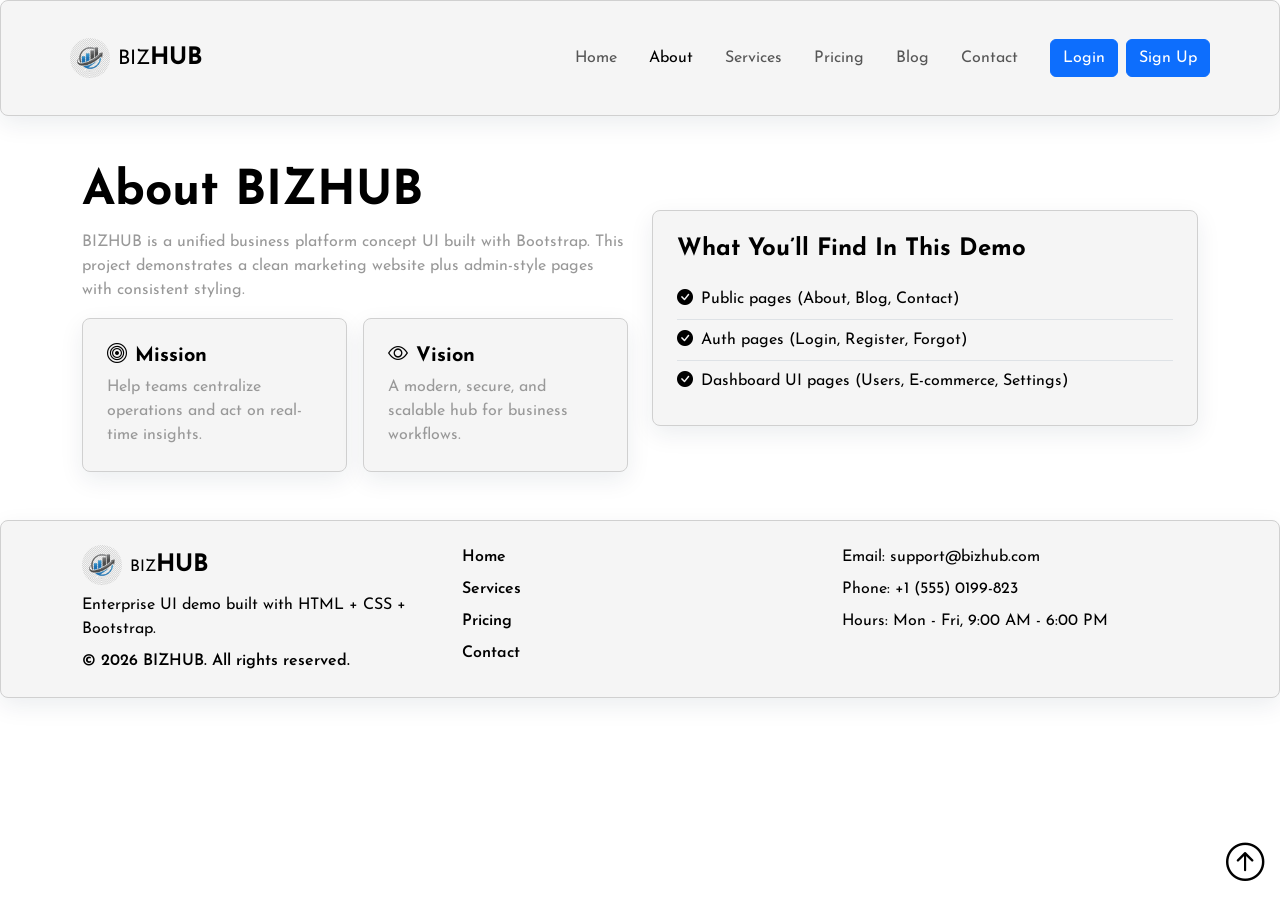
<file: about.html>
<!DOCTYPE html>
<html lang="en">

<head>
    <meta charset="UTF-8">
    <meta name="viewport" content="width=device-width, initial-scale=1.0">
    <title>About | BIZHUB</title>
    <link href="https://cdn.jsdelivr.net/npm/bootstrap@5.3.8/dist/css/bootstrap.min.css" rel="stylesheet"
        integrity="sha384-sRIl4kxILFvY47J16cr9ZwB07vP4J8+LH7qKQnuqkuIAvNWLzeN8tE5YBujZqJLB" crossorigin="anonymous">
    <link rel="stylesheet" href="https://cdn.jsdelivr.net/npm/bootstrap-icons@1.11.3/font/bootstrap-icons.min.css">
    <link rel="stylesheet" href="style.css">
</head>

<body>
    <header class="section-panel position-sticky top-0" style="z-index: 1030;">
        <nav class="container navbar navbar-expand-lg navbar-light py-2">
            <a href="index.html#home" class="navbar-brand d-flex align-items-center gap-2">
                <img src="image/logo.png" alt="Logo" class="logo rounded-circle" width="40" height="40">
                <span>BIZ<span class="logo-title">HUB</span></span>
            </a>

            <button class="navbar-toggler" type="button" data-bs-toggle="collapse" data-bs-target="#navbarNav"
                aria-controls="navbarNav" aria-expanded="false" aria-label="Toggle navigation">
                <span class="navbar-toggler-icon"></span>
            </button>

            <div class="collapse navbar-collapse" id="navbarNav">
                <ul class="navbar-nav ms-lg-auto align-items-lg-center">
                    <li class="nav-item"><a href="index.html#home" class="nav-link px-lg-3">Home</a></li>
                    <li class="nav-item"><a href="about.html" class="nav-link px-lg-3 active">About</a></li>
                    <li class="nav-item"><a href="services.html" class="nav-link px-lg-3">Services</a></li>
                    <li class="nav-item"><a href="pricing.html" class="nav-link px-lg-3">Pricing</a></li>
                    <li class="nav-item"><a href="blog.html" class="nav-link px-lg-3">Blog</a></li>
                    <li class="nav-item"><a href="contact.html" class="nav-link px-lg-3">Contact</a></li>
                </ul>
                <div class="d-flex flex-column flex-sm-row gap-2 ms-lg-3 mt-3 mt-lg-0">
                    <a class="btn btn-primary" href="login.html">Login</a>
                    <a class="btn btn-primary" href="register.html">Sign Up</a>
                </div>
            </div>
        </nav>
    </header>

    <main class="container my-5">
        <div class="row g-4 align-items-center">
            <div class="col-12 col-lg-6">
                <h1 class="display-5 fw-bold">About BIZHUB</h1>
                <p class="text-muted">
                    BIZHUB is a unified business platform concept UI built with Bootstrap. This project demonstrates a
                    clean marketing website plus admin-style pages with consistent styling.
                </p>
                <div class="row g-3">
                    <div class="col-12 col-md-6">
                        <div class="section-panel h-100">
                            <h5 class="fw-bold mb-2"><i class="bi bi-bullseye me-2"></i>Mission</h5>
                            <p class="mb-0 text-muted">Help teams centralize operations and act on real-time insights.</p>
                        </div>
                    </div>
                    <div class="col-12 col-md-6">
                        <div class="section-panel h-100">
                            <h5 class="fw-bold mb-2"><i class="bi bi-eye me-2"></i>Vision</h5>
                            <p class="mb-0 text-muted">A modern, secure, and scalable hub for business workflows.</p>
                        </div>
                    </div>
                </div>
            </div>
            <div class="col-12 col-lg-6">
                <div class="section-panel">
                    <h4 class="fw-bold mb-3">What You’ll Find In This Demo</h4>
                    <ul class="list-unstyled mb-0">
                        <li class="py-2 border-bottom"><i class="bi bi-check-circle-fill text-primary me-2"></i>Public
                            pages (About, Blog, Contact)</li>
                        <li class="py-2 border-bottom"><i class="bi bi-check-circle-fill text-primary me-2"></i>Auth
                            pages (Login, Register, Forgot)</li>
                        <li class="py-2"><i class="bi bi-check-circle-fill text-primary me-2"></i>Dashboard UI pages
                            (Users, E-commerce, Settings)</li>
                    </ul>
                </div>
            </div>
        </div>
    </main>

    <footer class="footer section-panel">
        <div class="container">
            <div class="row g-4">
                <div class="col-12 col-md-6 col-lg-4 d-flex flex-column gap-2">
                    <div class="d-flex align-items-center gap-2">
                        <img src="image/logo.png" alt="Logo" class="logo rounded-circle" width="40" height="40">
                        <span>BIZ<span class="logo-title">HUB</span></span>
                    </div>
                    <p class="mb-0">Enterprise UI demo built with HTML + CSS + Bootstrap.</p>
                    <p class="fw-semibold mb-0">© 2026 BIZHUB. All rights reserved.</p>
                </div>
                <div class="col-12 col-md-6 col-lg-4">
                    <ul class="list-unstyled d-flex flex-column gap-2 fw-semibold mb-0">
                        <li><a href="index.html#home" class="nav-link px-0">Home</a></li>
                        <li><a href="services.html" class="nav-link px-0">Services</a></li>
                        <li><a href="pricing.html" class="nav-link px-0">Pricing</a></li>
                        <li><a href="contact.html" class="nav-link px-0">Contact</a></li>
                    </ul>
                </div>
                <div class="col-12 col-md-6 col-lg-4">
                    <ul class="list-unstyled d-flex flex-column gap-2 mb-0">
                        <li>Email: support@bizhub.com</li>
                        <li>Phone: +1 (555) 0199-823</li>
                        <li>Hours: Mon - Fri, 9:00 AM - 6:00 PM</li>
                    </ul>
                </div>
            </div>
        </div>
        <a href="#top" class="back-to-top" aria-label="Back to top">
            <i class="bi bi-arrow-up-circle"></i>
        </a>
    </footer>

    <script src="https://cdn.jsdelivr.net/npm/bootstrap@5.3.8/dist/js/bootstrap.bundle.min.js"
        integrity="sha384-FKyoEForCGlyvwx9Hj09JcYn3nv7wiPVlz7YYwJrWVcXK/BmnVDxM+D2scQbITxI"
        crossorigin="anonymous"></script>
</body>

</html>
</file>
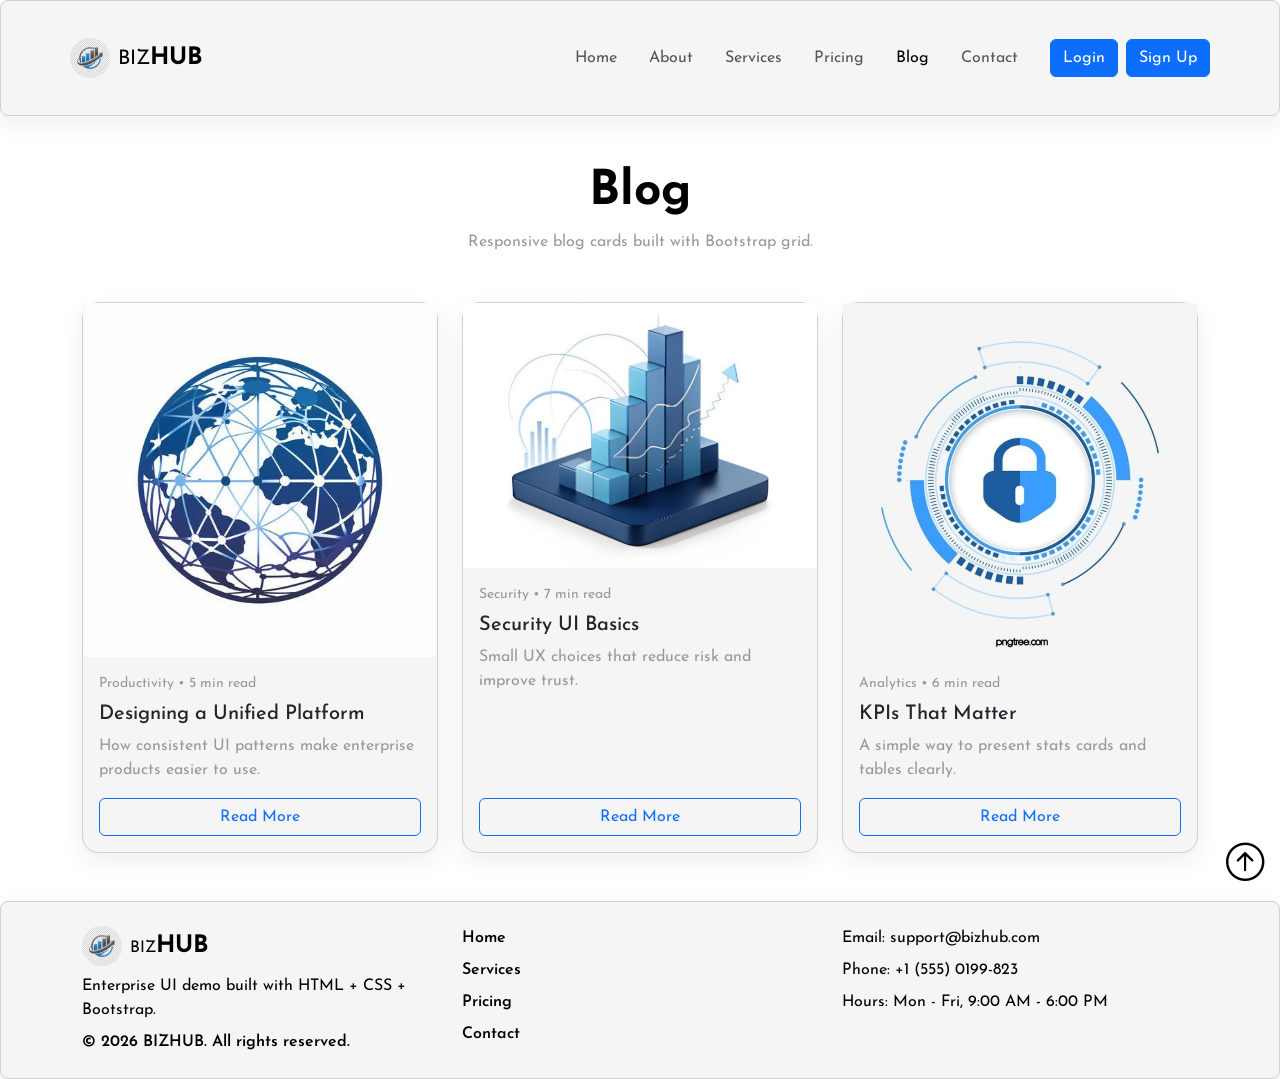
<file: blog.html>
<!DOCTYPE html>
<html lang="en">

<head>
    <meta charset="UTF-8">
    <meta name="viewport" content="width=device-width, initial-scale=1.0">
    <title>Blog | BIZHUB</title>
    <link href="https://cdn.jsdelivr.net/npm/bootstrap@5.3.8/dist/css/bootstrap.min.css" rel="stylesheet"
        integrity="sha384-sRIl4kxILFvY47J16cr9ZwB07vP4J8+LH7qKQnuqkuIAvNWLzeN8tE5YBujZqJLB" crossorigin="anonymous">
    <link rel="stylesheet" href="https://cdn.jsdelivr.net/npm/bootstrap-icons@1.11.3/font/bootstrap-icons.min.css">
    <link rel="stylesheet" href="style.css">
</head>

<body>
    <header class="section-panel position-sticky top-0" style="z-index: 1030;">
        <nav class="container navbar navbar-expand-lg navbar-light py-2">
            <a href="index.html#home" class="navbar-brand d-flex align-items-center gap-2">
                <img src="image/logo.png" alt="Logo" class="logo rounded-circle" width="40" height="40">
                <span>BIZ<span class="logo-title">HUB</span></span>
            </a>
            <button class="navbar-toggler" type="button" data-bs-toggle="collapse" data-bs-target="#navbarNav"
                aria-controls="navbarNav" aria-expanded="false" aria-label="Toggle navigation">
                <span class="navbar-toggler-icon"></span>
            </button>
            <div class="collapse navbar-collapse" id="navbarNav">
                <ul class="navbar-nav ms-lg-auto align-items-lg-center">
                    <li class="nav-item"><a href="index.html#home" class="nav-link px-lg-3">Home</a></li>
                    <li class="nav-item"><a href="about.html" class="nav-link px-lg-3">About</a></li>
                    <li class="nav-item"><a href="services.html" class="nav-link px-lg-3">Services</a></li>
                    <li class="nav-item"><a href="pricing.html" class="nav-link px-lg-3">Pricing</a></li>
                    <li class="nav-item"><a href="blog.html" class="nav-link px-lg-3 active">Blog</a></li>
                    <li class="nav-item"><a href="contact.html" class="nav-link px-lg-3">Contact</a></li>
                </ul>
                <div class="d-flex flex-column flex-sm-row gap-2 ms-lg-3 mt-3 mt-lg-0">
                    <a class="btn btn-primary" href="login.html">Login</a>
                    <a class="btn btn-primary" href="register.html">Sign Up</a>
                </div>
            </div>
        </nav>
    </header>

    <main class="container my-5" id="top">
        <div class="text-center mb-5">
            <h1 class="display-5 fw-bold mb-2">Blog</h1>
            <p class="text-muted mb-0">Responsive blog cards built with Bootstrap grid.</p>
        </div>

        <div class="row g-4">
            <div class="col-12 col-md-6 col-lg-4">
                <div class="card h-100">
                    <img src="image/f1.jpg" class="card-img-top" alt="Post 1">
                    <div class="card-body d-flex flex-column">
                        <small class="text-muted">Productivity • 5 min read</small>
                        <h5 class="card-title mt-2">Designing a Unified Platform</h5>
                        <p class="card-text text-muted">How consistent UI patterns make enterprise products easier to use.</p>
                        <a href="contact.html" class="btn btn-outline-primary mt-auto">Read More</a>
                    </div>
                </div>
            </div>
            <div class="col-12 col-md-6 col-lg-4">
                <div class="card h-100">
                    <img src="image/f2.jpg" class="card-img-top" alt="Post 2">
                    <div class="card-body d-flex flex-column">
                        <small class="text-muted">Security • 7 min read</small>
                        <h5 class="card-title mt-2">Security UI Basics</h5>
                        <p class="card-text text-muted">Small UX choices that reduce risk and improve trust.</p>
                        <a href="contact.html" class="btn btn-outline-primary mt-auto">Read More</a>
                    </div>
                </div>
            </div>
            <div class="col-12 col-md-6 col-lg-4">
                <div class="card h-100">
                    <img src="image/f3.jpg" class="card-img-top" alt="Post 3">
                    <div class="card-body d-flex flex-column">
                        <small class="text-muted">Analytics • 6 min read</small>
                        <h5 class="card-title mt-2">KPIs That Matter</h5>
                        <p class="card-text text-muted">A simple way to present stats cards and tables clearly.</p>
                        <a href="contact.html" class="btn btn-outline-primary mt-auto">Read More</a>
                    </div>
                </div>
            </div>
        </div>
    </main>

    <footer class="footer section-panel">
        <div class="container">
            <div class="row g-4">
                <div class="col-12 col-md-6 col-lg-4 d-flex flex-column gap-2">
                    <div class="d-flex align-items-center gap-2">
                        <img src="image/logo.png" alt="Logo" class="logo rounded-circle" width="40" height="40">
                        <span>BIZ<span class="logo-title">HUB</span></span>
                    </div>
                    <p class="mb-0">Enterprise UI demo built with HTML + CSS + Bootstrap.</p>
                    <p class="fw-semibold mb-0">© 2026 BIZHUB. All rights reserved.</p>
                </div>
                <div class="col-12 col-md-6 col-lg-4">
                    <ul class="list-unstyled d-flex flex-column gap-2 fw-semibold mb-0">
                        <li><a href="index.html#home" class="nav-link px-0">Home</a></li>
                        <li><a href="services.html" class="nav-link px-0">Services</a></li>
                        <li><a href="pricing.html" class="nav-link px-0">Pricing</a></li>
                        <li><a href="contact.html" class="nav-link px-0">Contact</a></li>
                    </ul>
                </div>
                <div class="col-12 col-md-6 col-lg-4">
                    <ul class="list-unstyled d-flex flex-column gap-2 mb-0">
                        <li>Email: support@bizhub.com</li>
                        <li>Phone: +1 (555) 0199-823</li>
                        <li>Hours: Mon - Fri, 9:00 AM - 6:00 PM</li>
                    </ul>
                </div>
            </div>
        </div>
        <a href="#top" class="back-to-top" aria-label="Back to top">
            <i class="bi bi-arrow-up-circle"></i>
        </a>
    </footer>

    <script src="https://cdn.jsdelivr.net/npm/bootstrap@5.3.8/dist/js/bootstrap.bundle.min.js"
        integrity="sha384-FKyoEForCGlyvwx9Hj09JcYn3nv7wiPVlz7YYwJrWVcXK/BmnVDxM+D2scQbITxI"
        crossorigin="anonymous"></script>
</body>

</html>
</file>
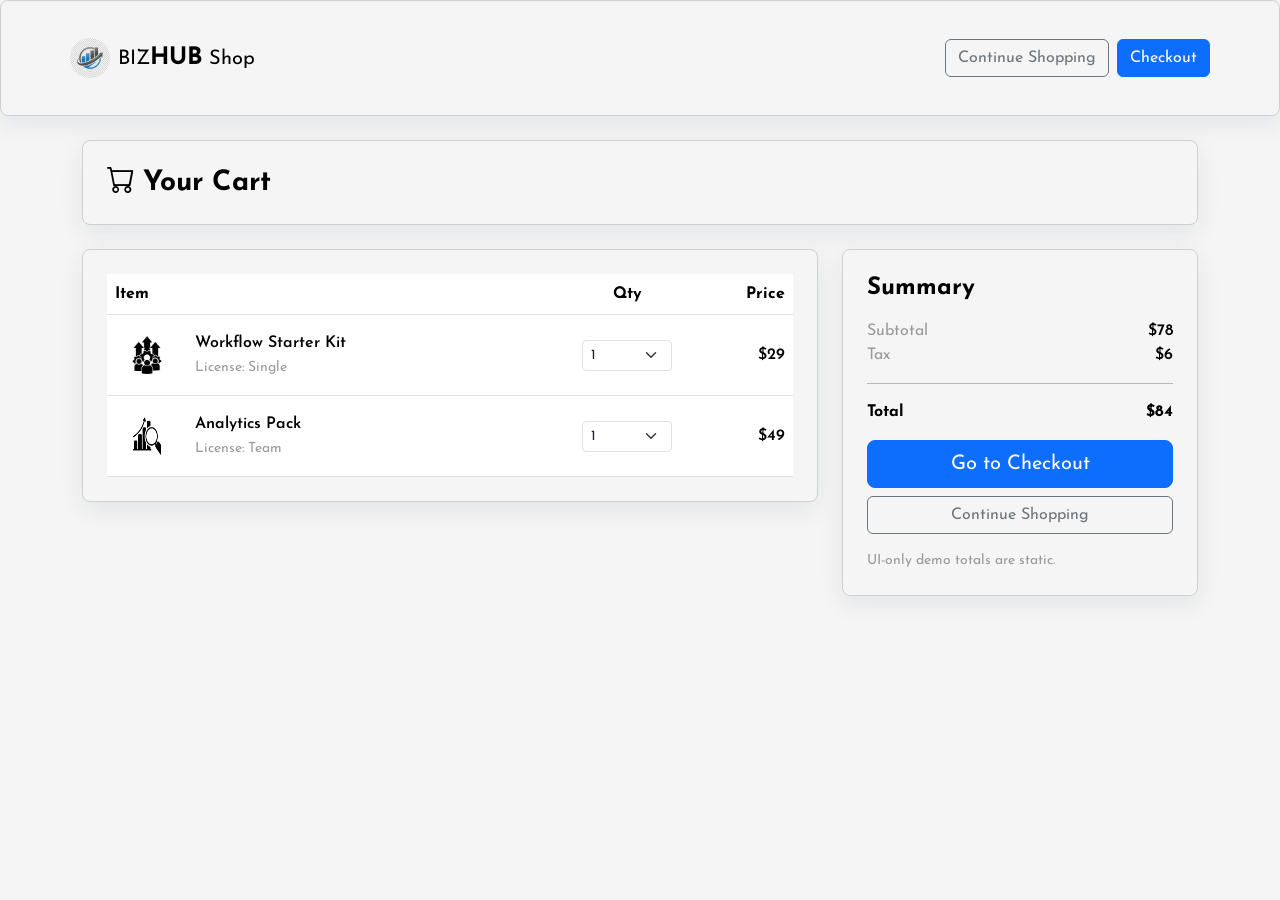
<file: cart.html>
<!DOCTYPE html>
<html lang="en">

<head>
    <meta charset="UTF-8">
    <meta name="viewport" content="width=device-width, initial-scale=1.0">
    <title>Cart | BIZHUB</title>
    <link href="https://cdn.jsdelivr.net/npm/bootstrap@5.3.8/dist/css/bootstrap.min.css" rel="stylesheet"
        integrity="sha384-sRIl4kxILFvY47J16cr9ZwB07vP4J8+LH7qKQnuqkuIAvNWLzeN8tE5YBujZqJLB" crossorigin="anonymous">
    <link rel="stylesheet" href="https://cdn.jsdelivr.net/npm/bootstrap-icons@1.11.3/font/bootstrap-icons.min.css">
    <link rel="stylesheet" href="style.css">
</head>

<body class="bg-surface">
    <header class="section-panel position-sticky top-0" style="z-index: 1030;">
        <nav class="container navbar navbar-expand-lg navbar-light py-2">
            <a href="ecommerce.html" class="navbar-brand d-flex align-items-center gap-2">
                <img src="image/logo.png" alt="Logo" class="logo rounded-circle" width="40" height="40">
                <span>BIZ<span class="logo-title">HUB</span> Shop</span>
            </a>
            <div class="ms-auto d-flex gap-2">
                <a class="btn btn-outline-secondary" href="ecommerce.html">Continue Shopping</a>
                <a class="btn btn-primary" href="checkout.html">Checkout</a>
            </div>
        </nav>
    </header>

    <main class="container my-4">
        <div class="section-panel mb-4">
            <h1 class="h3 fw-bold mb-0"><i class="bi bi-cart me-2"></i>Your Cart</h1>
        </div>

        <div class="row g-4">
            <div class="col-12 col-lg-8">
                <div class="section-panel">
                    <div class="table-responsive">
                        <table class="table align-middle mb-0">
                            <thead>
                                <tr>
                                    <th>Item</th>
                                    <th class="text-center">Qty</th>
                                    <th class="text-end">Price</th>
                                </tr>
                            </thead>
                            <tbody>
                                <tr>
                                    <td>
                                        <div class="d-flex align-items-center gap-3">
                                            <img src="image/f4.jpg" alt="Item" style="width: 64px; height: 64px;"
                                                class="rounded">
                                            <div>
                                                <div class="fw-semibold">Workflow Starter Kit</div>
                                                <small class="text-muted">License: Single</small>
                                            </div>
                                        </div>
                                    </td>
                                    <td class="text-center">
                                        <select class="form-select form-select-sm" style="max-width: 90px; margin: 0 auto;">
                                            <option>1</option>
                                            <option>2</option>
                                            <option>3</option>
                                        </select>
                                    </td>
                                    <td class="text-end fw-semibold">$29</td>
                                </tr>
                                <tr>
                                    <td>
                                        <div class="d-flex align-items-center gap-3">
                                            <img src="image/f5.jpg" alt="Item" style="width: 64px; height: 64px;"
                                                class="rounded">
                                            <div>
                                                <div class="fw-semibold">Analytics Pack</div>
                                                <small class="text-muted">License: Team</small>
                                            </div>
                                        </div>
                                    </td>
                                    <td class="text-center">
                                        <select class="form-select form-select-sm" style="max-width: 90px; margin: 0 auto;">
                                            <option>1</option>
                                            <option>2</option>
                                            <option>3</option>
                                        </select>
                                    </td>
                                    <td class="text-end fw-semibold">$49</td>
                                </tr>
                            </tbody>
                        </table>
                    </div>
                </div>
            </div>
            <div class="col-12 col-lg-4">
                <div class="section-panel">
                    <h4 class="fw-bold mb-3">Summary</h4>
                    <div class="d-flex justify-content-between">
                        <span class="text-muted">Subtotal</span>
                        <span class="fw-semibold">$78</span>
                    </div>
                    <div class="d-flex justify-content-between">
                        <span class="text-muted">Tax</span>
                        <span class="fw-semibold">$6</span>
                    </div>
                    <hr>
                    <div class="d-flex justify-content-between mb-3">
                        <span class="fw-bold">Total</span>
                        <span class="fw-bold">$84</span>
                    </div>
                    <div class="d-grid gap-2">
                        <a class="btn btn-primary btn-lg" href="checkout.html">Go to Checkout</a>
                        <a class="btn btn-outline-secondary" href="ecommerce.html">Continue Shopping</a>
                    </div>
                    <p class="text-muted small mt-3 mb-0">UI-only demo totals are static.</p>
                </div>
            </div>
        </div>
    </main>

    <script src="https://cdn.jsdelivr.net/npm/bootstrap@5.3.8/dist/js/bootstrap.bundle.min.js"
        integrity="sha384-FKyoEForCGlyvwx9Hj09JcYn3nv7wiPVlz7YYwJrWVcXK/BmnVDxM+D2scQbITxI"
        crossorigin="anonymous"></script>
</body>

</html>
</file>
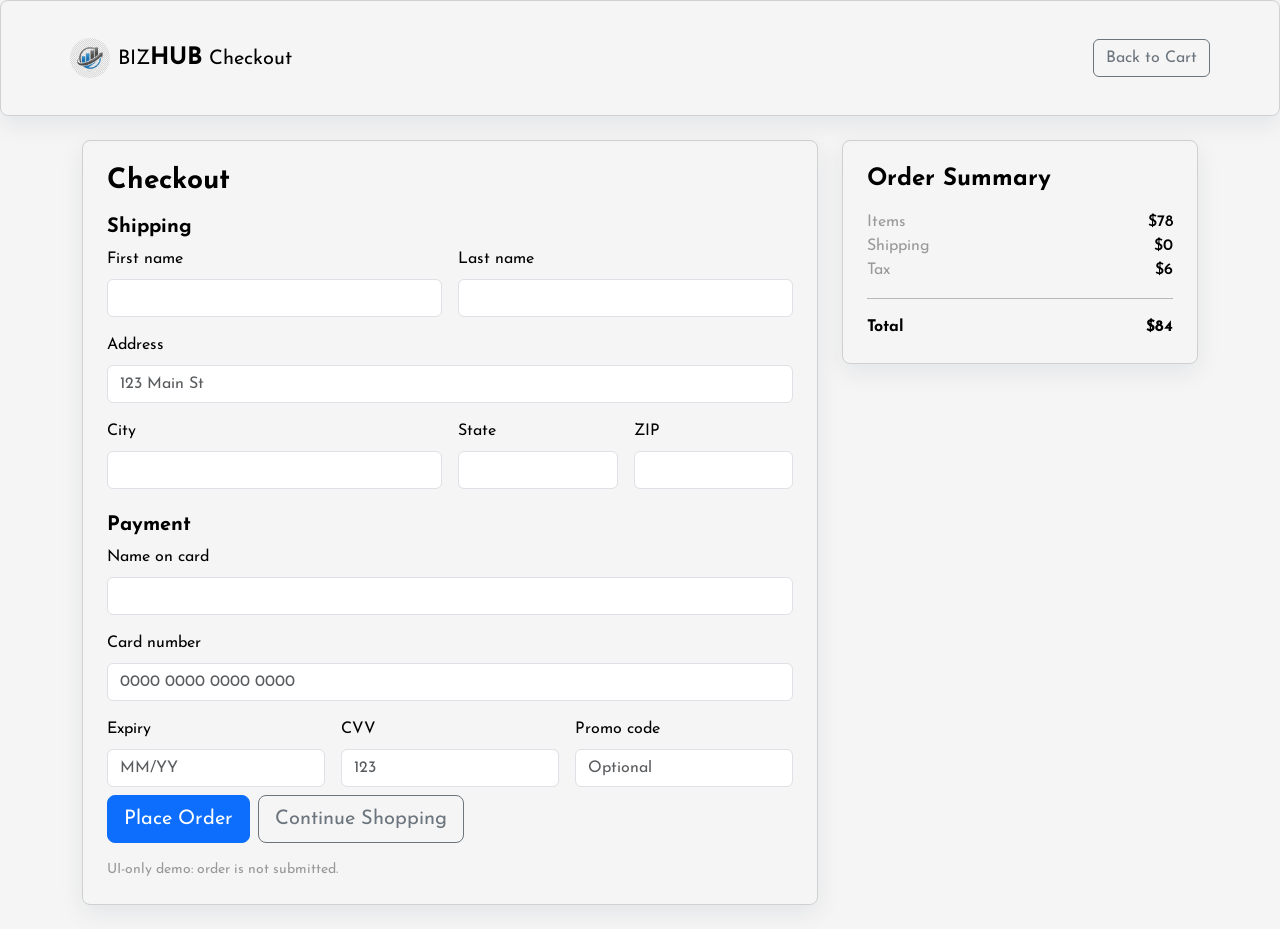
<file: checkout.html>
<!DOCTYPE html>
<html lang="en">

<head>
    <meta charset="UTF-8">
    <meta name="viewport" content="width=device-width, initial-scale=1.0">
    <title>Checkout | BIZHUB</title>
    <link href="https://cdn.jsdelivr.net/npm/bootstrap@5.3.8/dist/css/bootstrap.min.css" rel="stylesheet"
        integrity="sha384-sRIl4kxILFvY47J16cr9ZwB07vP4J8+LH7qKQnuqkuIAvNWLzeN8tE5YBujZqJLB" crossorigin="anonymous">
    <link rel="stylesheet" href="https://cdn.jsdelivr.net/npm/bootstrap-icons@1.11.3/font/bootstrap-icons.min.css">
    <link rel="stylesheet" href="style.css">
</head>

<body class="bg-surface">
    <header class="section-panel position-sticky top-0" style="z-index: 1030;">
        <nav class="container navbar navbar-expand-lg navbar-light py-2">
            <a href="ecommerce.html" class="navbar-brand d-flex align-items-center gap-2">
                <img src="image/logo.png" alt="Logo" class="logo rounded-circle" width="40" height="40">
                <span>BIZ<span class="logo-title">HUB</span> Checkout</span>
            </a>
            <div class="ms-auto d-flex gap-2">
                <a class="btn btn-outline-secondary" href="cart.html">Back to Cart</a>
            </div>
        </nav>
    </header>

    <main class="container my-4">
        <div class="row g-4">
            <div class="col-12 col-lg-8">
                <div class="section-panel">
                    <h1 class="h3 fw-bold mb-3">Checkout</h1>
                    <form>
                        <h5 class="fw-bold mb-2">Shipping</h5>
                        <div class="row g-3 mb-4">
                            <div class="col-12 col-md-6">
                                <label class="form-label" for="firstName">First name</label>
                                <input class="form-control" id="firstName" type="text" required>
                            </div>
                            <div class="col-12 col-md-6">
                                <label class="form-label" for="lastName">Last name</label>
                                <input class="form-control" id="lastName" type="text" required>
                            </div>
                            <div class="col-12">
                                <label class="form-label" for="address">Address</label>
                                <input class="form-control" id="address" type="text" placeholder="123 Main St" required>
                            </div>
                            <div class="col-12 col-md-6">
                                <label class="form-label" for="city">City</label>
                                <input class="form-control" id="city" type="text" required>
                            </div>
                            <div class="col-12 col-md-3">
                                <label class="form-label" for="state">State</label>
                                <input class="form-control" id="state" type="text" required>
                            </div>
                            <div class="col-12 col-md-3">
                                <label class="form-label" for="zip">ZIP</label>
                                <input class="form-control" id="zip" type="text" required>
                            </div>
                        </div>

                        <h5 class="fw-bold mb-2">Payment</h5>
                        <div class="row g-3">
                            <div class="col-12">
                                <label class="form-label" for="cardName">Name on card</label>
                                <input class="form-control" id="cardName" type="text" required>
                            </div>
                            <div class="col-12">
                                <label class="form-label" for="cardNumber">Card number</label>
                                <input class="form-control" id="cardNumber" type="text" placeholder="0000 0000 0000 0000"
                                    required>
                            </div>
                            <div class="col-12 col-md-4">
                                <label class="form-label" for="exp">Expiry</label>
                                <input class="form-control" id="exp" type="text" placeholder="MM/YY" required>
                            </div>
                            <div class="col-12 col-md-4">
                                <label class="form-label" for="cvv">CVV</label>
                                <input class="form-control" id="cvv" type="text" placeholder="123" required>
                            </div>
                            <div class="col-12 col-md-4">
                                <label class="form-label" for="promo">Promo code</label>
                                <input class="form-control" id="promo" type="text" placeholder="Optional">
                            </div>
                            <div class="col-12 d-grid d-sm-flex gap-2 mt-2">
                                <button class="btn btn-primary btn-lg" type="submit">Place Order</button>
                                <a class="btn btn-outline-secondary btn-lg" href="ecommerce.html">Continue Shopping</a>
                            </div>
                        </div>
                        <p class="text-muted small mt-3 mb-0">UI-only demo: order is not submitted.</p>
                    </form>
                </div>
            </div>

            <div class="col-12 col-lg-4">
                <div class="section-panel">
                    <h4 class="fw-bold mb-3">Order Summary</h4>
                    <div class="d-flex justify-content-between">
                        <span class="text-muted">Items</span>
                        <span class="fw-semibold">$78</span>
                    </div>
                    <div class="d-flex justify-content-between">
                        <span class="text-muted">Shipping</span>
                        <span class="fw-semibold">$0</span>
                    </div>
                    <div class="d-flex justify-content-between">
                        <span class="text-muted">Tax</span>
                        <span class="fw-semibold">$6</span>
                    </div>
                    <hr>
                    <div class="d-flex justify-content-between">
                        <span class="fw-bold">Total</span>
                        <span class="fw-bold">$84</span>
                    </div>
                </div>
            </div>
        </div>
    </main>

    <script src="https://cdn.jsdelivr.net/npm/bootstrap@5.3.8/dist/js/bootstrap.bundle.min.js"
        integrity="sha384-FKyoEForCGlyvwx9Hj09JcYn3nv7wiPVlz7YYwJrWVcXK/BmnVDxM+D2scQbITxI"
        crossorigin="anonymous"></script>
</body>

</html>
</file>
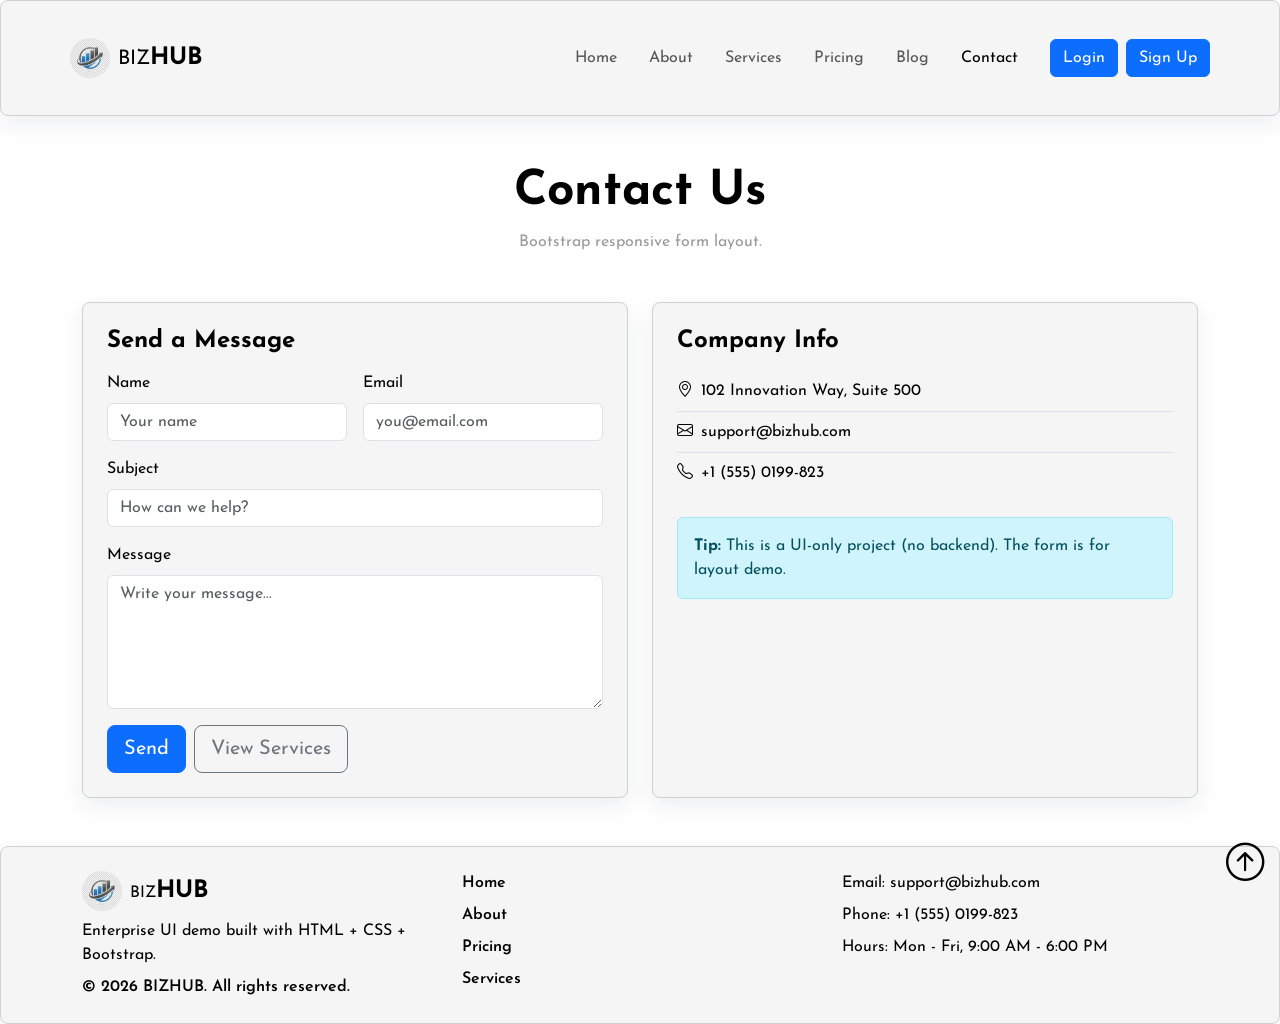
<file: contact.html>
<!DOCTYPE html>
<html lang="en">

<head>
    <meta charset="UTF-8">
    <meta name="viewport" content="width=device-width, initial-scale=1.0">
    <title>Contact | BIZHUB</title>
    <link href="https://cdn.jsdelivr.net/npm/bootstrap@5.3.8/dist/css/bootstrap.min.css" rel="stylesheet"
        integrity="sha384-sRIl4kxILFvY47J16cr9ZwB07vP4J8+LH7qKQnuqkuIAvNWLzeN8tE5YBujZqJLB" crossorigin="anonymous">
    <link rel="stylesheet" href="https://cdn.jsdelivr.net/npm/bootstrap-icons@1.11.3/font/bootstrap-icons.min.css">
    <link rel="stylesheet" href="style.css">
</head>

<body>
    <header class="section-panel position-sticky top-0" style="z-index: 1030;">
        <nav class="container navbar navbar-expand-lg navbar-light py-2">
            <a href="index.html#home" class="navbar-brand d-flex align-items-center gap-2">
                <img src="image/logo.png" alt="Logo" class="logo rounded-circle" width="40" height="40">
                <span>BIZ<span class="logo-title">HUB</span></span>
            </a>
            <button class="navbar-toggler" type="button" data-bs-toggle="collapse" data-bs-target="#navbarNav"
                aria-controls="navbarNav" aria-expanded="false" aria-label="Toggle navigation">
                <span class="navbar-toggler-icon"></span>
            </button>
            <div class="collapse navbar-collapse" id="navbarNav">
                <ul class="navbar-nav ms-lg-auto align-items-lg-center">
                    <li class="nav-item"><a href="index.html#home" class="nav-link px-lg-3">Home</a></li>
                    <li class="nav-item"><a href="about.html" class="nav-link px-lg-3">About</a></li>
                    <li class="nav-item"><a href="services.html" class="nav-link px-lg-3">Services</a></li>
                    <li class="nav-item"><a href="pricing.html" class="nav-link px-lg-3">Pricing</a></li>
                    <li class="nav-item"><a href="blog.html" class="nav-link px-lg-3">Blog</a></li>
                    <li class="nav-item"><a href="contact.html" class="nav-link px-lg-3 active">Contact</a></li>
                </ul>
                <div class="d-flex flex-column flex-sm-row gap-2 ms-lg-3 mt-3 mt-lg-0">
                    <a class="btn btn-primary" href="login.html">Login</a>
                    <a class="btn btn-primary" href="register.html">Sign Up</a>
                </div>
            </div>
        </nav>
    </header>

    <main class="container my-5" id="top">
        <div class="text-center mb-5">
            <h1 class="display-5 fw-bold mb-2">Contact Us</h1>
            <p class="text-muted mb-0">Bootstrap responsive form layout.</p>
        </div>

        <div class="row g-4">
            <div class="col-12 col-lg-6">
                <div class="section-panel h-100">
                    <h4 class="fw-bold mb-3">Send a Message</h4>
                    <form>
                        <div class="row g-3">
                            <div class="col-12 col-md-6">
                                <label class="form-label" for="name">Name</label>
                                <input class="form-control" id="name" type="text" placeholder="Your name" required>
                            </div>
                            <div class="col-12 col-md-6">
                                <label class="form-label" for="email">Email</label>
                                <input class="form-control" id="email" type="email" placeholder="you@email.com" required>
                            </div>
                            <div class="col-12">
                                <label class="form-label" for="subject">Subject</label>
                                <input class="form-control" id="subject" type="text" placeholder="How can we help?" required>
                            </div>
                            <div class="col-12">
                                <label class="form-label" for="message">Message</label>
                                <textarea class="form-control" id="message" rows="5" placeholder="Write your message..." required></textarea>
                            </div>
                            <div class="col-12 d-grid d-sm-flex gap-2">
                                <button class="btn btn-primary btn-lg" type="submit">Send</button>
                                <a class="btn btn-outline-secondary btn-lg" href="services.html">View Services</a>
                            </div>
                        </div>
                    </form>
                </div>
            </div>
            <div class="col-12 col-lg-6">
                <div class="section-panel h-100">
                    <h4 class="fw-bold mb-3">Company Info</h4>
                    <ul class="list-unstyled mb-4">
                        <li class="py-2 border-bottom"><i class="bi bi-geo-alt me-2"></i>102 Innovation Way, Suite 500</li>
                        <li class="py-2 border-bottom"><i class="bi bi-envelope me-2"></i>support@bizhub.com</li>
                        <li class="py-2"><i class="bi bi-telephone me-2"></i>+1 (555) 0199-823</li>
                    </ul>
                    <div class="alert alert-info mb-0">
                        <strong>Tip:</strong> This is a UI-only project (no backend). The form is for layout demo.
                    </div>
                </div>
            </div>
        </div>
    </main>

    <footer class="footer section-panel">
        <div class="container">
            <div class="row g-4">
                <div class="col-12 col-md-6 col-lg-4 d-flex flex-column gap-2">
                    <div class="d-flex align-items-center gap-2">
                        <img src="image/logo.png" alt="Logo" class="logo rounded-circle" width="40" height="40">
                        <span>BIZ<span class="logo-title">HUB</span></span>
                    </div>
                    <p class="mb-0">Enterprise UI demo built with HTML + CSS + Bootstrap.</p>
                    <p class="fw-semibold mb-0">© 2026 BIZHUB. All rights reserved.</p>
                </div>
                <div class="col-12 col-md-6 col-lg-4">
                    <ul class="list-unstyled d-flex flex-column gap-2 fw-semibold mb-0">
                        <li><a href="index.html#home" class="nav-link px-0">Home</a></li>
                        <li><a href="about.html" class="nav-link px-0">About</a></li>
                        <li><a href="pricing.html" class="nav-link px-0">Pricing</a></li>
                        <li><a href="services.html" class="nav-link px-0">Services</a></li>
                    </ul>
                </div>
                <div class="col-12 col-md-6 col-lg-4">
                    <ul class="list-unstyled d-flex flex-column gap-2 mb-0">
                        <li>Email: support@bizhub.com</li>
                        <li>Phone: +1 (555) 0199-823</li>
                        <li>Hours: Mon - Fri, 9:00 AM - 6:00 PM</li>
                    </ul>
                </div>
            </div>
        </div>
        <a href="#top" class="back-to-top" aria-label="Back to top">
            <i class="bi bi-arrow-up-circle"></i>
        </a>
    </footer>

    <script src="https://cdn.jsdelivr.net/npm/bootstrap@5.3.8/dist/js/bootstrap.bundle.min.js"
        integrity="sha384-FKyoEForCGlyvwx9Hj09JcYn3nv7wiPVlz7YYwJrWVcXK/BmnVDxM+D2scQbITxI"
        crossorigin="anonymous"></script>
</body>

</html>
</file>
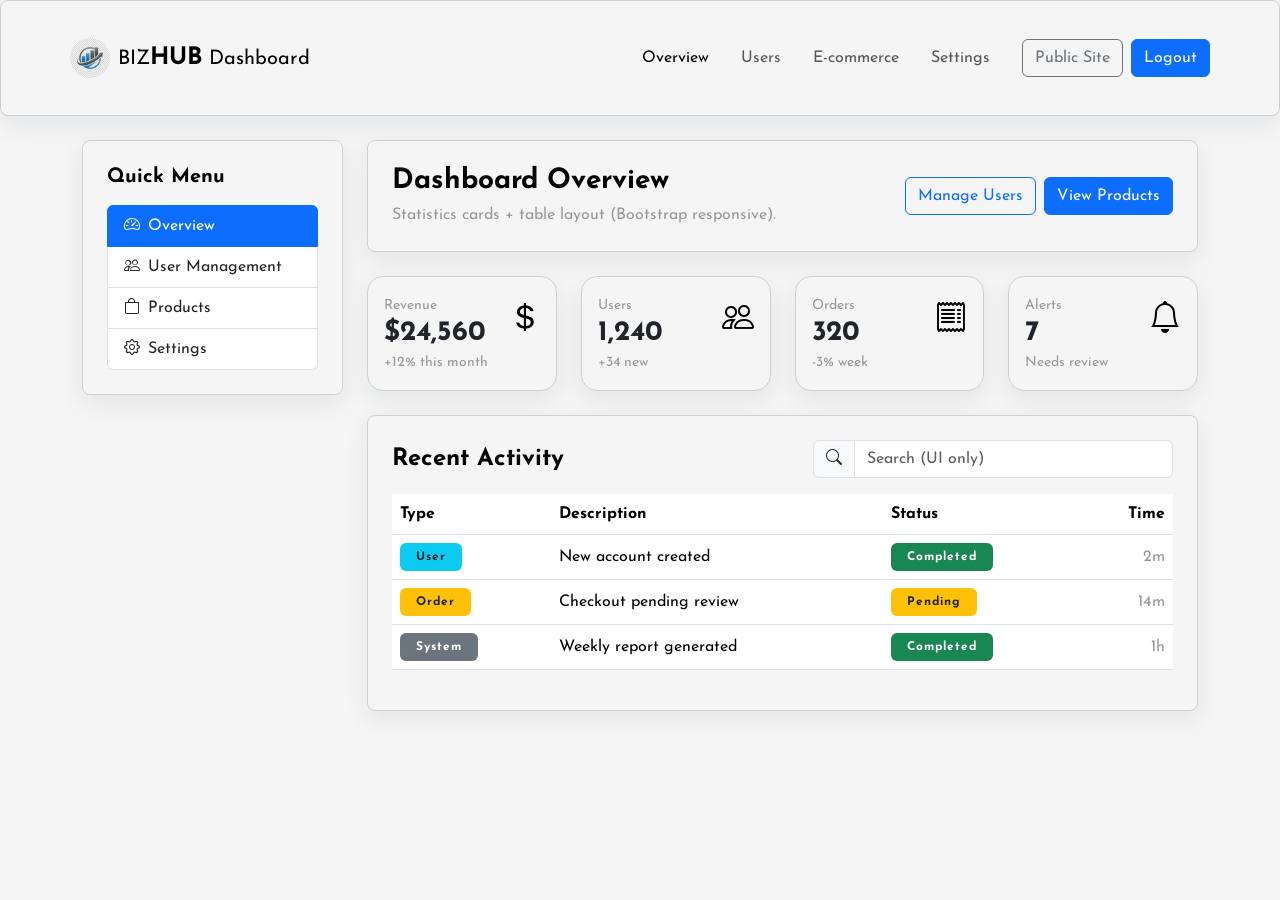
<file: dashboard.html>
<!DOCTYPE html>
<html lang="en">

<head>
    <meta charset="UTF-8">
    <meta name="viewport" content="width=device-width, initial-scale=1.0">
    <title>Dashboard | BIZHUB</title>
    <link href="https://cdn.jsdelivr.net/npm/bootstrap@5.3.8/dist/css/bootstrap.min.css" rel="stylesheet"
        integrity="sha384-sRIl4kxILFvY47J16cr9ZwB07vP4J8+LH7qKQnuqkuIAvNWLzeN8tE5YBujZqJLB" crossorigin="anonymous">
    <link rel="stylesheet" href="https://cdn.jsdelivr.net/npm/bootstrap-icons@1.11.3/font/bootstrap-icons.min.css">
    <link rel="stylesheet" href="style.css">
</head>

<body class="bg-surface">
    <header class="section-panel position-sticky top-0" style="z-index: 1030;">
        <nav class="container navbar navbar-expand-lg navbar-light py-2">
            <a href="dashboard.html" class="navbar-brand d-flex align-items-center gap-2">
                <img src="image/logo.png" alt="Logo" class="logo rounded-circle" width="40" height="40">
                <span>BIZ<span class="logo-title">HUB</span> Dashboard</span>
            </a>
            <button class="navbar-toggler" type="button" data-bs-toggle="collapse" data-bs-target="#dashNav"
                aria-controls="dashNav" aria-expanded="false" aria-label="Toggle navigation">
                <span class="navbar-toggler-icon"></span>
            </button>
            <div class="collapse navbar-collapse" id="dashNav">
                <ul class="navbar-nav ms-lg-auto align-items-lg-center">
                    <li class="nav-item"><a href="dashboard.html" class="nav-link px-lg-3 active">Overview</a></li>
                    <li class="nav-item"><a href="users.html" class="nav-link px-lg-3">Users</a></li>
                    <li class="nav-item"><a href="ecommerce.html" class="nav-link px-lg-3">E-commerce</a></li>
                    <li class="nav-item"><a href="settings.html" class="nav-link px-lg-3">Settings</a></li>
                </ul>
                <div class="d-flex flex-column flex-sm-row gap-2 ms-lg-3 mt-3 mt-lg-0">
                    <a class="btn btn-outline-secondary" href="index.html">Public Site</a>
                    <a class="btn btn-primary" href="login.html">Logout</a>
                </div>
            </div>
        </nav>
    </header>

    <main class="container my-4">
        <div class="row g-4">
            <div class="col-12 col-lg-3">
                <div class="section-panel">
                    <h5 class="fw-bold mb-3">Quick Menu</h5>
                    <div class="list-group">
                        <a class="list-group-item list-group-item-action active" href="dashboard.html"><i
                                class="bi bi-speedometer2 me-2"></i>Overview</a>
                        <a class="list-group-item list-group-item-action" href="users.html"><i
                                class="bi bi-people me-2"></i>User Management</a>
                        <a class="list-group-item list-group-item-action" href="ecommerce.html"><i
                                class="bi bi-bag me-2"></i>Products</a>
                        <a class="list-group-item list-group-item-action" href="settings.html"><i
                                class="bi bi-gear me-2"></i>Settings</a>
                    </div>
                </div>
            </div>

            <div class="col-12 col-lg-9">
                <div class="row g-4">
                    <div class="col-12">
                        <div class="section-panel">
                            <div class="d-flex flex-column flex-md-row justify-content-between align-items-md-center gap-2">
                                <div>
                                    <h1 class="h3 fw-bold mb-1">Dashboard Overview</h1>
                                    <p class="text-muted mb-0">Statistics cards + table layout (Bootstrap responsive).</p>
                                </div>
                                <div class="d-flex gap-2">
                                    <a class="btn btn-outline-primary" href="users.html">Manage Users</a>
                                    <a class="btn btn-primary" href="ecommerce.html">View Products</a>
                                </div>
                            </div>
                        </div>
                    </div>

                    <div class="col-12 col-md-6 col-xl-3">
                        <div class="card h-100">
                            <div class="card-body">
                                <div class="d-flex align-items-center justify-content-between">
                                    <div>
                                        <small class="text-muted">Revenue</small>
                                        <h3 class="fw-bold mb-0">$24,560</h3>
                                    </div>
                                    <i class="bi bi-currency-dollar fs-2 text-primary"></i>
                                </div>
                                <small class="text-muted">+12% this month</small>
                            </div>
                        </div>
                    </div>
                    <div class="col-12 col-md-6 col-xl-3">
                        <div class="card h-100">
                            <div class="card-body">
                                <div class="d-flex align-items-center justify-content-between">
                                    <div>
                                        <small class="text-muted">Users</small>
                                        <h3 class="fw-bold mb-0">1,240</h3>
                                    </div>
                                    <i class="bi bi-people fs-2 text-primary"></i>
                                </div>
                                <small class="text-muted">+34 new</small>
                            </div>
                        </div>
                    </div>
                    <div class="col-12 col-md-6 col-xl-3">
                        <div class="card h-100">
                            <div class="card-body">
                                <div class="d-flex align-items-center justify-content-between">
                                    <div>
                                        <small class="text-muted">Orders</small>
                                        <h3 class="fw-bold mb-0">320</h3>
                                    </div>
                                    <i class="bi bi-receipt fs-2 text-primary"></i>
                                </div>
                                <small class="text-muted">-3% week</small>
                            </div>
                        </div>
                    </div>
                    <div class="col-12 col-md-6 col-xl-3">
                        <div class="card h-100">
                            <div class="card-body">
                                <div class="d-flex align-items-center justify-content-between">
                                    <div>
                                        <small class="text-muted">Alerts</small>
                                        <h3 class="fw-bold mb-0">7</h3>
                                    </div>
                                    <i class="bi bi-bell fs-2 text-primary"></i>
                                </div>
                                <small class="text-muted">Needs review</small>
                            </div>
                        </div>
                    </div>

                    <div class="col-12">
                        <div class="section-panel">
                            <div class="d-flex flex-column flex-md-row justify-content-between align-items-md-center gap-2 mb-3">
                                <h4 class="fw-bold mb-0">Recent Activity</h4>
                                <div class="input-group" style="max-width: 360px;">
                                    <span class="input-group-text"><i class="bi bi-search"></i></span>
                                    <input class="form-control" type="text" placeholder="Search (UI only)">
                                </div>
                            </div>
                            <div class="table-responsive">
                                <table class="table align-middle">
                                    <thead>
                                        <tr>
                                            <th>Type</th>
                                            <th>Description</th>
                                            <th>Status</th>
                                            <th class="text-end">Time</th>
                                        </tr>
                                    </thead>
                                    <tbody>
                                        <tr>
                                            <td><span class="badge bg-info text-dark">User</span></td>
                                            <td>New account created</td>
                                            <td><span class="badge bg-success">Completed</span></td>
                                            <td class="text-end text-muted">2m</td>
                                        </tr>
                                        <tr>
                                            <td><span class="badge bg-warning text-dark">Order</span></td>
                                            <td>Checkout pending review</td>
                                            <td><span class="badge bg-warning text-dark">Pending</span></td>
                                            <td class="text-end text-muted">14m</td>
                                        </tr>
                                        <tr>
                                            <td><span class="badge bg-secondary">System</span></td>
                                            <td>Weekly report generated</td>
                                            <td><span class="badge bg-success">Completed</span></td>
                                            <td class="text-end text-muted">1h</td>
                                        </tr>
                                    </tbody>
                                </table>
                            </div>
                        </div>
                    </div>
                </div>
            </div>
        </div>
    </main>

    <script src="https://cdn.jsdelivr.net/npm/bootstrap@5.3.8/dist/js/bootstrap.bundle.min.js"
        integrity="sha384-FKyoEForCGlyvwx9Hj09JcYn3nv7wiPVlz7YYwJrWVcXK/BmnVDxM+D2scQbITxI"
        crossorigin="anonymous"></script>
</body>

</html>
</file>
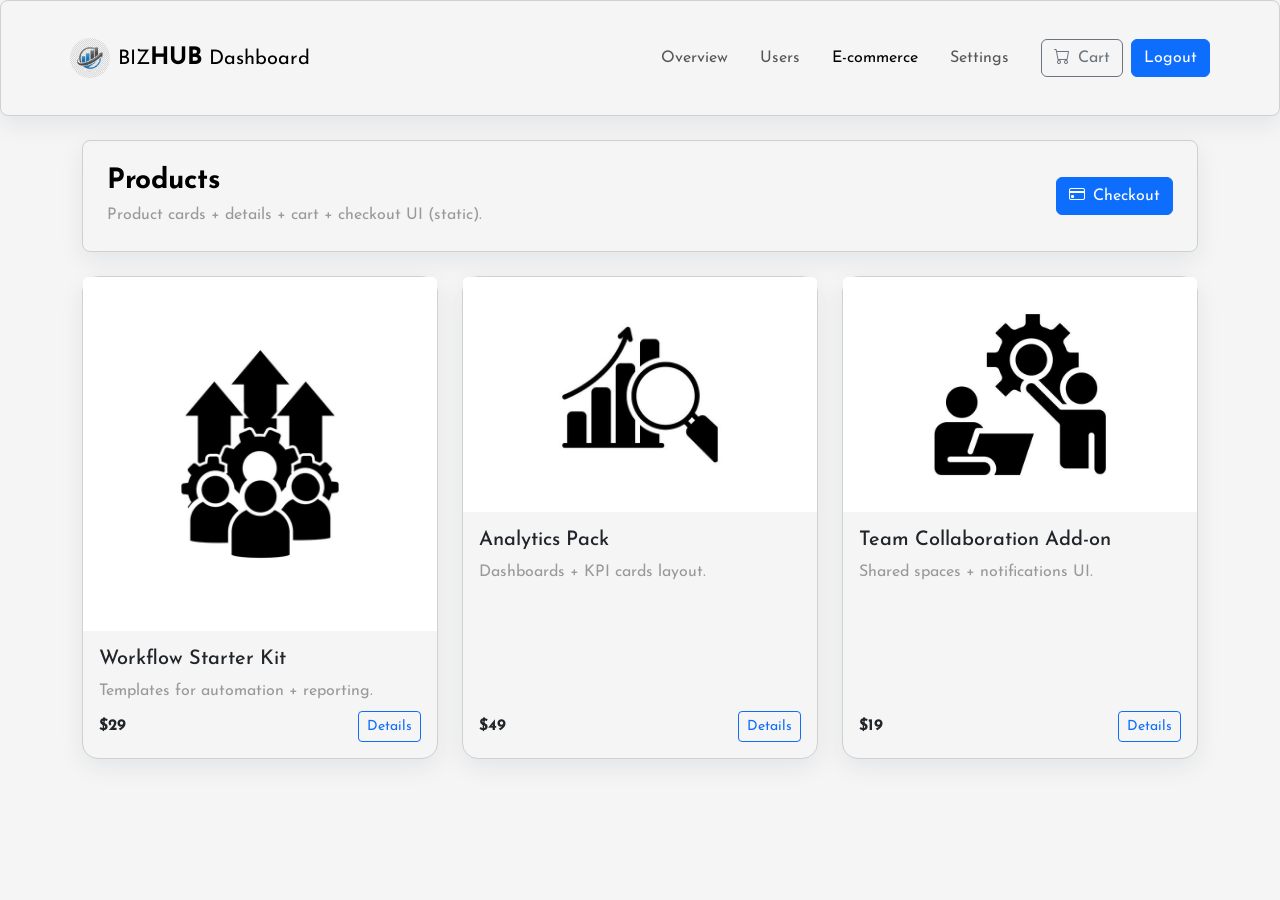
<file: ecommerce.html>
<!DOCTYPE html>
<html lang="en">

<head>
    <meta charset="UTF-8">
    <meta name="viewport" content="width=device-width, initial-scale=1.0">
    <title>E-commerce | BIZHUB Dashboard</title>
    <link href="https://cdn.jsdelivr.net/npm/bootstrap@5.3.8/dist/css/bootstrap.min.css" rel="stylesheet"
        integrity="sha384-sRIl4kxILFvY47J16cr9ZwB07vP4J8+LH7qKQnuqkuIAvNWLzeN8tE5YBujZqJLB" crossorigin="anonymous">
    <link rel="stylesheet" href="https://cdn.jsdelivr.net/npm/bootstrap-icons@1.11.3/font/bootstrap-icons.min.css">
    <link rel="stylesheet" href="style.css">
</head>

<body class="bg-surface">
    <header class="section-panel position-sticky top-0" style="z-index: 1030;">
        <nav class="container navbar navbar-expand-lg navbar-light py-2">
            <a href="dashboard.html" class="navbar-brand d-flex align-items-center gap-2">
                <img src="image/logo.png" alt="Logo" class="logo rounded-circle" width="40" height="40">
                <span>BIZ<span class="logo-title">HUB</span> Dashboard</span>
            </a>
            <button class="navbar-toggler" type="button" data-bs-toggle="collapse" data-bs-target="#dashNav"
                aria-controls="dashNav" aria-expanded="false" aria-label="Toggle navigation">
                <span class="navbar-toggler-icon"></span>
            </button>
            <div class="collapse navbar-collapse" id="dashNav">
                <ul class="navbar-nav ms-lg-auto align-items-lg-center">
                    <li class="nav-item"><a href="dashboard.html" class="nav-link px-lg-3">Overview</a></li>
                    <li class="nav-item"><a href="users.html" class="nav-link px-lg-3">Users</a></li>
                    <li class="nav-item"><a href="ecommerce.html" class="nav-link px-lg-3 active">E-commerce</a></li>
                    <li class="nav-item"><a href="settings.html" class="nav-link px-lg-3">Settings</a></li>
                </ul>
                <div class="d-flex flex-column flex-sm-row gap-2 ms-lg-3 mt-3 mt-lg-0">
                    <a class="btn btn-outline-secondary" href="cart.html"><i class="bi bi-cart me-2"></i>Cart</a>
                    <a class="btn btn-primary" href="login.html">Logout</a>
                </div>
            </div>
        </nav>
    </header>

    <main class="container my-4">
        <div class="section-panel mb-4">
            <div class="d-flex flex-column flex-md-row justify-content-between align-items-md-center gap-2">
                <div>
                    <h1 class="h3 fw-bold mb-1">Products</h1>
                    <p class="text-muted mb-0">Product cards + details + cart + checkout UI (static).</p>
                </div>
                <a class="btn btn-primary" href="checkout.html"><i class="bi bi-credit-card me-2"></i>Checkout</a>
            </div>
        </div>

        <div class="row g-4">
            <div class="col-12 col-sm-6 col-lg-4">
                <div class="card h-100">
                    <img src="image/f4.jpg" class="card-img-top" alt="Product 1">
                    <div class="card-body d-flex flex-column">
                        <h5 class="card-title">Workflow Starter Kit</h5>
                        <p class="text-muted mb-2">Templates for automation + reporting.</p>
                        <div class="d-flex justify-content-between align-items-center mt-auto">
                            <span class="fw-bold">$29</span>
                            <a href="product.html" class="btn btn-outline-primary btn-sm">Details</a>
                        </div>
                    </div>
                </div>
            </div>
            <div class="col-12 col-sm-6 col-lg-4">
                <div class="card h-100">
                    <img src="image/f5.jpg" class="card-img-top" alt="Product 2">
                    <div class="card-body d-flex flex-column">
                        <h5 class="card-title">Analytics Pack</h5>
                        <p class="text-muted mb-2">Dashboards + KPI cards layout.</p>
                        <div class="d-flex justify-content-between align-items-center mt-auto">
                            <span class="fw-bold">$49</span>
                            <a href="product.html" class="btn btn-outline-primary btn-sm">Details</a>
                        </div>
                    </div>
                </div>
            </div>
            <div class="col-12 col-sm-6 col-lg-4">
                <div class="card h-100">
                    <img src="image/f6.jpg" class="card-img-top" alt="Product 3">
                    <div class="card-body d-flex flex-column">
                        <h5 class="card-title">Team Collaboration Add-on</h5>
                        <p class="text-muted mb-2">Shared spaces + notifications UI.</p>
                        <div class="d-flex justify-content-between align-items-center mt-auto">
                            <span class="fw-bold">$19</span>
                            <a href="product.html" class="btn btn-outline-primary btn-sm">Details</a>
                        </div>
                    </div>
                </div>
            </div>
        </div>
    </main>

    <script src="https://cdn.jsdelivr.net/npm/bootstrap@5.3.8/dist/js/bootstrap.bundle.min.js"
        integrity="sha384-FKyoEForCGlyvwx9Hj09JcYn3nv7wiPVlz7YYwJrWVcXK/BmnVDxM+D2scQbITxI"
        crossorigin="anonymous"></script>
</body>

</html>
</file>
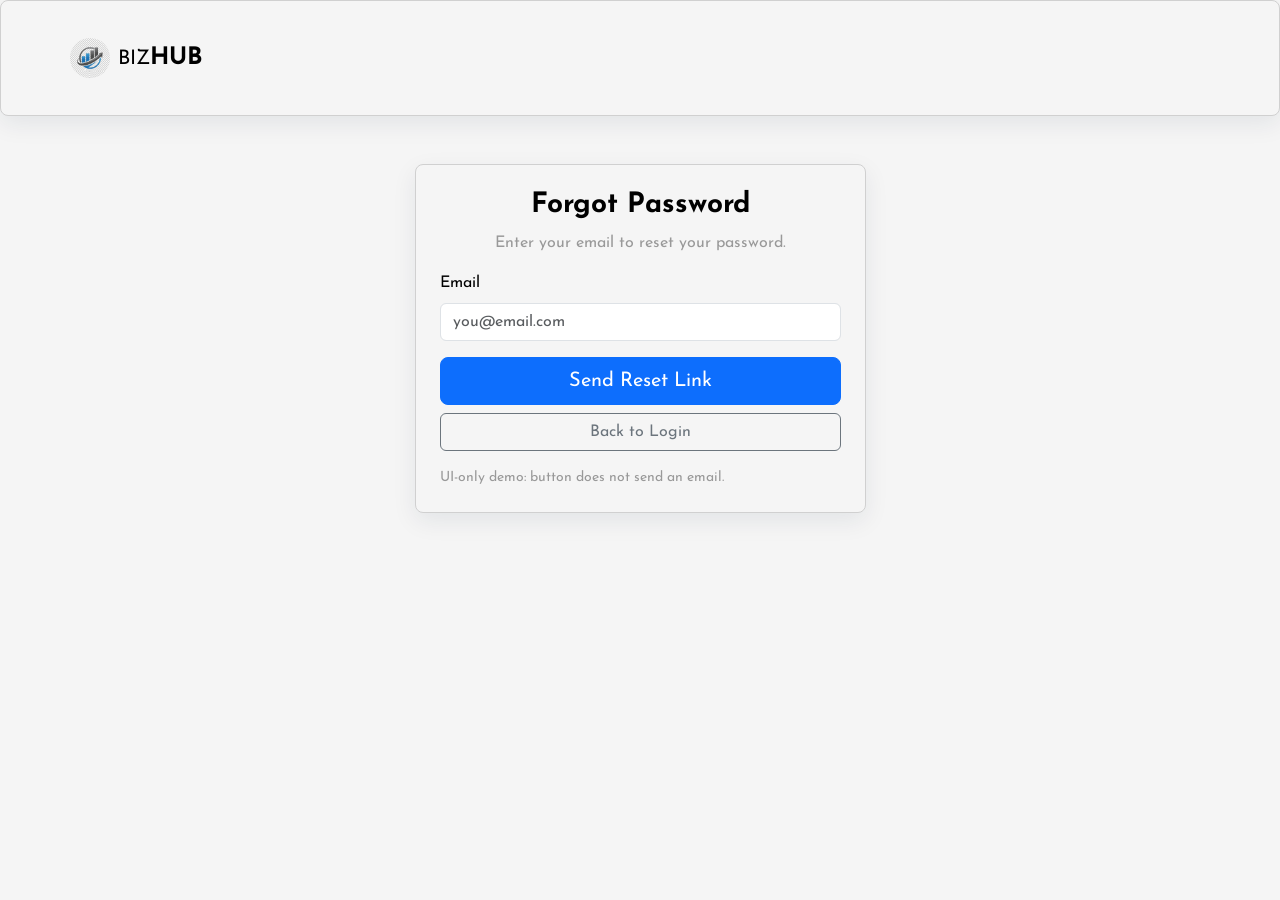
<file: forgot-password.html>
<!DOCTYPE html>
<html lang="en">

<head>
    <meta charset="UTF-8">
    <meta name="viewport" content="width=device-width, initial-scale=1.0">
    <title>Forgot Password | BIZHUB</title>
    <link href="https://cdn.jsdelivr.net/npm/bootstrap@5.3.8/dist/css/bootstrap.min.css" rel="stylesheet"
        integrity="sha384-sRIl4kxILFvY47J16cr9ZwB07vP4J8+LH7qKQnuqkuIAvNWLzeN8tE5YBujZqJLB" crossorigin="anonymous">
    <link rel="stylesheet" href="https://cdn.jsdelivr.net/npm/bootstrap-icons@1.11.3/font/bootstrap-icons.min.css">
    <link rel="stylesheet" href="style.css">
</head>

<body class="bg-surface">
    <header class="section-panel position-sticky top-0" style="z-index: 1030;">
        <nav class="container navbar navbar-expand-lg navbar-light py-2">
            <a href="index.html#home" class="navbar-brand d-flex align-items-center gap-2">
                <img src="image/logo.png" alt="Logo" class="logo rounded-circle" width="40" height="40">
                <span>BIZ<span class="logo-title">HUB</span></span>
            </a>
        </nav>
    </header>

    <main class="container my-5">
        <div class="row justify-content-center">
            <div class="col-12 col-md-8 col-lg-5">
                <div class="section-panel">
                    <h1 class="h3 fw-bold mb-2 text-center">Forgot Password</h1>
                    <p class="text-muted text-center">Enter your email to reset your password.</p>
                    <form>
                        <div class="mb-3">
                            <label for="email" class="form-label">Email</label>
                            <input id="email" type="email" class="form-control" placeholder="you@email.com" required>
                        </div>
                        <div class="d-grid gap-2">
                            <button class="btn btn-primary btn-lg" type="submit">Send Reset Link</button>
                            <a class="btn btn-outline-secondary" href="login.html">Back to Login</a>
                        </div>
                        <p class="text-muted small mt-3 mb-0">
                            UI-only demo: button does not send an email.
                        </p>
                    </form>
                </div>
            </div>
        </div>
    </main>

    <script src="https://cdn.jsdelivr.net/npm/bootstrap@5.3.8/dist/js/bootstrap.bundle.min.js"
        integrity="sha384-FKyoEForCGlyvwx9Hj09JcYn3nv7wiPVlz7YYwJrWVcXK/BmnVDxM+D2scQbITxI"
        crossorigin="anonymous"></script>
</body>

</html>
</file>
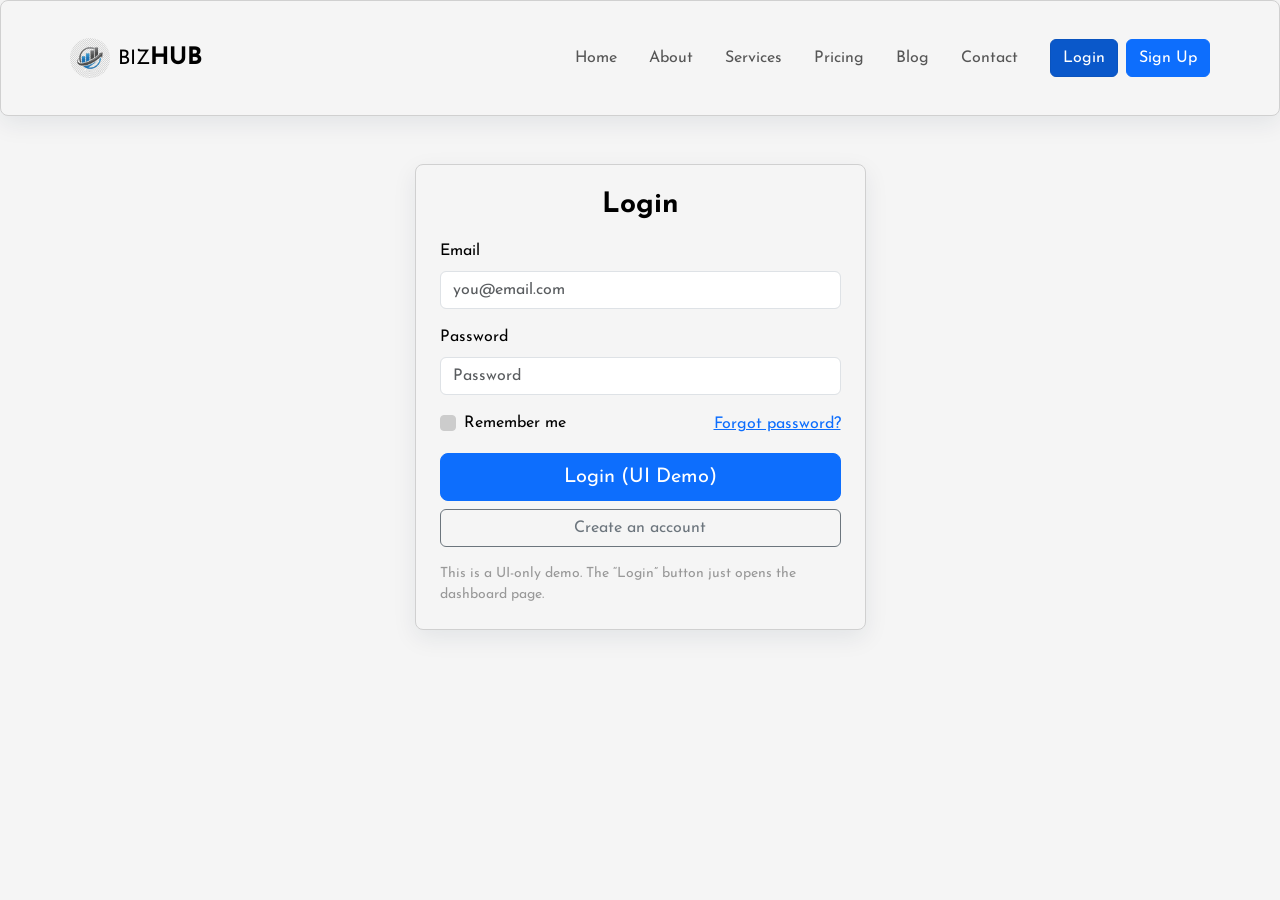
<file: login.html>
<!DOCTYPE html>
<html lang="en">

<head>
    <meta charset="UTF-8">
    <meta name="viewport" content="width=device-width, initial-scale=1.0">
    <title>Login | BIZHUB</title>
    <link href="https://cdn.jsdelivr.net/npm/bootstrap@5.3.8/dist/css/bootstrap.min.css" rel="stylesheet"
        integrity="sha384-sRIl4kxILFvY47J16cr9ZwB07vP4J8+LH7qKQnuqkuIAvNWLzeN8tE5YBujZqJLB" crossorigin="anonymous">
    <link rel="stylesheet" href="https://cdn.jsdelivr.net/npm/bootstrap-icons@1.11.3/font/bootstrap-icons.min.css">
    <link rel="stylesheet" href="style.css">
</head>

<body class="bg-surface">
    <header class="section-panel position-sticky top-0" style="z-index: 1030;">
        <nav class="container navbar navbar-expand-lg navbar-light py-2">
            <a href="index.html#home" class="navbar-brand d-flex align-items-center gap-2">
                <img src="image/logo.png" alt="Logo" class="logo rounded-circle" width="40" height="40">
                <span>BIZ<span class="logo-title">HUB</span></span>
            </a>
            <button class="navbar-toggler" type="button" data-bs-toggle="collapse" data-bs-target="#navbarNav"
                aria-controls="navbarNav" aria-expanded="false" aria-label="Toggle navigation">
                <span class="navbar-toggler-icon"></span>
            </button>
            <div class="collapse navbar-collapse" id="navbarNav">
                <ul class="navbar-nav ms-lg-auto align-items-lg-center">
                    <li class="nav-item"><a href="index.html#home" class="nav-link px-lg-3">Home</a></li>
                    <li class="nav-item"><a href="about.html" class="nav-link px-lg-3">About</a></li>
                    <li class="nav-item"><a href="services.html" class="nav-link px-lg-3">Services</a></li>
                    <li class="nav-item"><a href="pricing.html" class="nav-link px-lg-3">Pricing</a></li>
                    <li class="nav-item"><a href="blog.html" class="nav-link px-lg-3">Blog</a></li>
                    <li class="nav-item"><a href="contact.html" class="nav-link px-lg-3">Contact</a></li>
                </ul>
                <div class="d-flex flex-column flex-sm-row gap-2 ms-lg-3 mt-3 mt-lg-0">
                    <a class="btn btn-primary active" href="login.html">Login</a>
                    <a class="btn btn-primary" href="register.html">Sign Up</a>
                </div>
            </div>
        </nav>
    </header>

    <main class="container my-5">
        <div class="row justify-content-center">
            <div class="col-12 col-md-8 col-lg-5">
                <div class="section-panel">
                    <h1 class="h3 fw-bold mb-3 text-center">Login</h1>
                    <form>
                        <div class="mb-3">
                            <label for="email" class="form-label">Email</label>
                            <input id="email" type="email" class="form-control" placeholder="you@email.com" required>
                        </div>
                        <div class="mb-3">
                            <label for="password" class="form-label">Password</label>
                            <input id="password" type="password" class="form-control" placeholder="Password" required>
                        </div>
                        <div class="d-flex flex-wrap justify-content-between align-items-center gap-2 mb-3">
                            <div class="form-check">
                                <input class="form-check-input" type="checkbox" id="remember">
                                <label class="form-check-label" for="remember">Remember me</label>
                            </div>
                            <a href="forgot-password.html">Forgot password?</a>
                        </div>
                        <div class="d-grid gap-2">
                            <a class="btn btn-primary btn-lg" href="dashboard.html">Login (UI Demo)</a>
                            <a class="btn btn-outline-secondary" href="register.html">Create an account</a>
                        </div>
                        <p class="text-muted small mt-3 mb-0">
                            This is a UI-only demo. The “Login” button just opens the dashboard page.
                        </p>
                    </form>
                </div>
            </div>
        </div>
    </main>

    <script src="https://cdn.jsdelivr.net/npm/bootstrap@5.3.8/dist/js/bootstrap.bundle.min.js"
        integrity="sha384-FKyoEForCGlyvwx9Hj09JcYn3nv7wiPVlz7YYwJrWVcXK/BmnVDxM+D2scQbITxI"
        crossorigin="anonymous"></script>
</body>

</html>
</file>
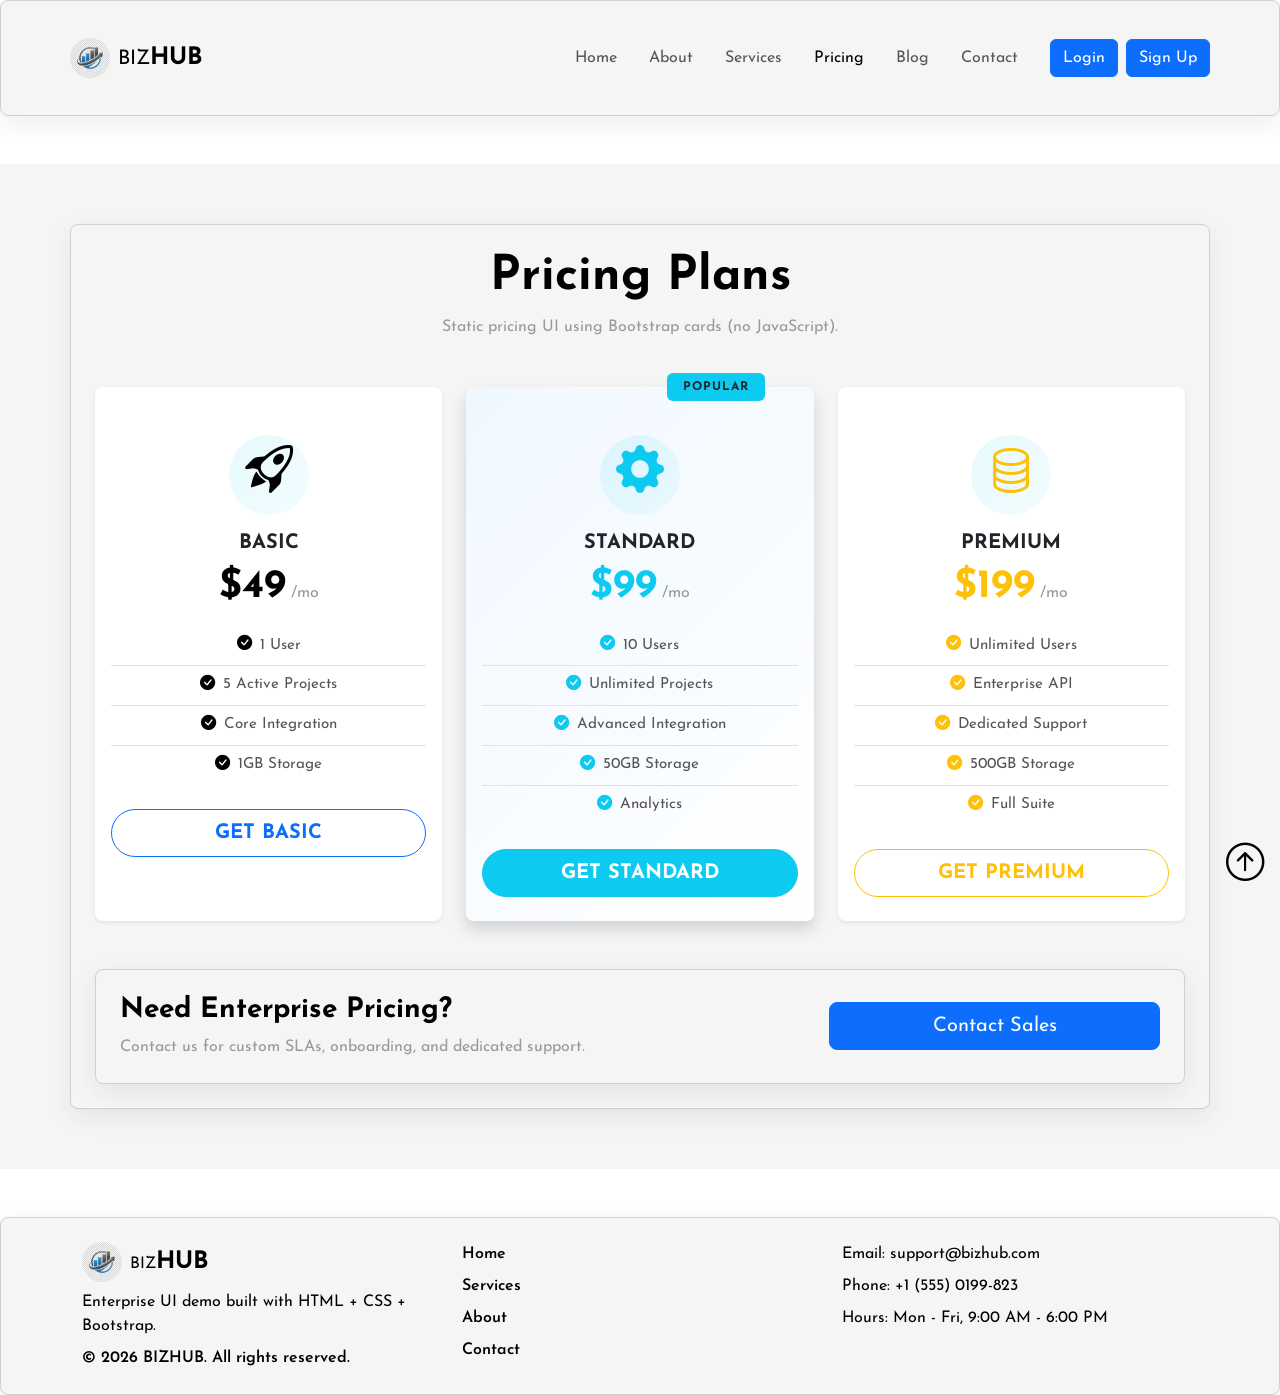
<file: pricing.html>
<!DOCTYPE html>
<html lang="en">

<head>
    <meta charset="UTF-8">
    <meta name="viewport" content="width=device-width, initial-scale=1.0">
    <title>Pricing | BIZHUB</title>
    <link href="https://cdn.jsdelivr.net/npm/bootstrap@5.3.8/dist/css/bootstrap.min.css" rel="stylesheet"
        integrity="sha384-sRIl4kxILFvY47J16cr9ZwB07vP4J8+LH7qKQnuqkuIAvNWLzeN8tE5YBujZqJLB" crossorigin="anonymous">
    <link rel="stylesheet" href="https://cdn.jsdelivr.net/npm/bootstrap-icons@1.11.3/font/bootstrap-icons.min.css">
    <link rel="stylesheet" href="style.css">
</head>

<body>
    <header class="section-panel position-sticky top-0" style="z-index: 1030;">
        <nav class="container navbar navbar-expand-lg navbar-light py-2">
            <a href="index.html#home" class="navbar-brand d-flex align-items-center gap-2">
                <img src="image/logo.png" alt="Logo" class="logo rounded-circle" width="40" height="40">
                <span>BIZ<span class="logo-title">HUB</span></span>
            </a>
            <button class="navbar-toggler" type="button" data-bs-toggle="collapse" data-bs-target="#navbarNav"
                aria-controls="navbarNav" aria-expanded="false" aria-label="Toggle navigation">
                <span class="navbar-toggler-icon"></span>
            </button>
            <div class="collapse navbar-collapse" id="navbarNav">
                <ul class="navbar-nav ms-lg-auto align-items-lg-center">
                    <li class="nav-item"><a href="index.html#home" class="nav-link px-lg-3">Home</a></li>
                    <li class="nav-item"><a href="about.html" class="nav-link px-lg-3">About</a></li>
                    <li class="nav-item"><a href="services.html" class="nav-link px-lg-3">Services</a></li>
                    <li class="nav-item"><a href="pricing.html" class="nav-link px-lg-3 active">Pricing</a></li>
                    <li class="nav-item"><a href="blog.html" class="nav-link px-lg-3">Blog</a></li>
                    <li class="nav-item"><a href="contact.html" class="nav-link px-lg-3">Contact</a></li>
                </ul>
                <div class="d-flex flex-column flex-sm-row gap-2 ms-lg-3 mt-3 mt-lg-0">
                    <a class="btn btn-primary" href="login.html">Login</a>
                    <a class="btn btn-primary" href="register.html">Sign Up</a>
                </div>
            </div>
        </nav>
    </header>

    <main class="pricing my-5" id="top">
        <div class="container section-panel">
            <div class="text-center mb-5">
                <h1 class="display-5 fw-bold mb-2">Pricing Plans</h1>
                <p class="text-muted mb-0">Static pricing UI using Bootstrap cards (no JavaScript).</p>
            </div>

            <div class="row g-4 mb-5 justify-content-center">
                <div class="col-12 col-md-6 col-lg-4">
                    <div class="card h-100 shadow-sm pricing-card border-0 rounded-3 position-relative">
                        <div class="card-body text-center pt-5 pb-4">
                            <div class="pricing-icon mb-3" style="font-size: 3rem;">
                                <i class="bi bi-rocket-takeoff text-primary"></i>
                            </div>
                            <h5 class="card-title fw-bold mb-2">BASIC</h5>
                            <div class="mb-3">
                                <span class="display-6 fw-bold text-primary">$49</span>
                                <span class="text-muted">/mo</span>
                            </div>
                            <ul class="list-unstyled mb-4">
                                <li class="py-2 border-bottom"><i class="bi bi-check-circle-fill text-primary me-2"></i>1
                                    User</li>
                                <li class="py-2 border-bottom"><i class="bi bi-check-circle-fill text-primary me-2"></i>5
                                    Active Projects</li>
                                <li class="py-2 border-bottom"><i class="bi bi-check-circle-fill text-primary me-2"></i>Core
                                    Integration</li>
                                <li class="py-2"><i class="bi bi-check-circle-fill text-primary me-2"></i>1GB Storage</li>
                            </ul>
                            <a class="btn btn-outline-primary btn-lg fw-bold w-100 rounded-pill" href="register.html">GET
                                BASIC</a>
                        </div>
                    </div>
                </div>

                <div class="col-12 col-md-6 col-lg-4">
                    <div class="card h-100 shadow pricing-card pricing-card-featured border-0 rounded-3 position-relative">
                        <div class="position-absolute top-0 end-0 translate-middle">
                            <span class="badge bg-info text-dark fw-bold" style="padding: 8px 16px;">POPULAR</span>
                        </div>
                        <div class="card-body text-center pt-5 pb-4">
                            <div class="pricing-icon mb-3" style="font-size: 3rem;">
                                <i class="bi bi-gear-fill text-info"></i>
                            </div>
                            <h5 class="card-title fw-bold mb-2">STANDARD</h5>
                            <div class="mb-3">
                                <span class="display-6 fw-bold text-info">$99</span>
                                <span class="text-muted">/mo</span>
                            </div>
                            <ul class="list-unstyled mb-4">
                                <li class="py-2 border-bottom"><i class="bi bi-check-circle-fill text-info me-2"></i>10
                                    Users</li>
                                <li class="py-2 border-bottom"><i class="bi bi-check-circle-fill text-info me-2"></i>Unlimited
                                    Projects</li>
                                <li class="py-2 border-bottom"><i class="bi bi-check-circle-fill text-info me-2"></i>Advanced
                                    Integration</li>
                                <li class="py-2 border-bottom"><i class="bi bi-check-circle-fill text-info me-2"></i>50GB
                                    Storage</li>
                                <li class="py-2"><i class="bi bi-check-circle-fill text-info me-2"></i>Analytics</li>
                            </ul>
                            <a class="btn btn-info text-white btn-lg fw-bold w-100 rounded-pill" href="register.html">GET
                                STANDARD</a>
                        </div>
                    </div>
                </div>

                <div class="col-12 col-md-6 col-lg-4">
                    <div class="card h-100 shadow-sm pricing-card border-0 rounded-3 position-relative">
                        <div class="card-body text-center pt-5 pb-4">
                            <div class="pricing-icon mb-3" style="font-size: 3rem;">
                                <i class="bi bi-database text-warning"></i>
                            </div>
                            <h5 class="card-title fw-bold mb-2">PREMIUM</h5>
                            <div class="mb-3">
                                <span class="display-6 fw-bold text-warning">$199</span>
                                <span class="text-muted">/mo</span>
                            </div>
                            <ul class="list-unstyled mb-4">
                                <li class="py-2 border-bottom"><i
                                        class="bi bi-check-circle-fill text-warning me-2"></i>Unlimited Users</li>
                                <li class="py-2 border-bottom"><i
                                        class="bi bi-check-circle-fill text-warning me-2"></i>Enterprise API</li>
                                <li class="py-2 border-bottom"><i
                                        class="bi bi-check-circle-fill text-warning me-2"></i>Dedicated Support</li>
                                <li class="py-2 border-bottom"><i
                                        class="bi bi-check-circle-fill text-warning me-2"></i>500GB Storage</li>
                                <li class="py-2"><i class="bi bi-check-circle-fill text-warning me-2"></i>Full Suite</li>
                            </ul>
                            <a class="btn btn-outline-warning btn-lg fw-bold w-100 rounded-pill" href="register.html">GET
                                PREMIUM</a>
                        </div>
                    </div>
                </div>
            </div>

            <div class="section-panel">
                <div class="row g-4 align-items-center">
                    <div class="col-12 col-lg-8">
                        <h3 class="fw-bold mb-2">Need Enterprise Pricing?</h3>
                        <p class="text-muted mb-0">Contact us for custom SLAs, onboarding, and dedicated support.</p>
                    </div>
                    <div class="col-12 col-lg-4 text-lg-end">
                        <a href="contact.html" class="btn btn-primary btn-lg w-100 w-lg-auto">Contact Sales</a>
                    </div>
                </div>
            </div>
        </div>
    </main>

    <footer class="footer section-panel">
        <div class="container">
            <div class="row g-4">
                <div class="col-12 col-md-6 col-lg-4 d-flex flex-column gap-2">
                    <div class="d-flex align-items-center gap-2">
                        <img src="image/logo.png" alt="Logo" class="logo rounded-circle" width="40" height="40">
                        <span>BIZ<span class="logo-title">HUB</span></span>
                    </div>
                    <p class="mb-0">Enterprise UI demo built with HTML + CSS + Bootstrap.</p>
                    <p class="fw-semibold mb-0">© 2026 BIZHUB. All rights reserved.</p>
                </div>
                <div class="col-12 col-md-6 col-lg-4">
                    <ul class="list-unstyled d-flex flex-column gap-2 fw-semibold mb-0">
                        <li><a href="index.html#home" class="nav-link px-0">Home</a></li>
                        <li><a href="services.html" class="nav-link px-0">Services</a></li>
                        <li><a href="about.html" class="nav-link px-0">About</a></li>
                        <li><a href="contact.html" class="nav-link px-0">Contact</a></li>
                    </ul>
                </div>
                <div class="col-12 col-md-6 col-lg-4">
                    <ul class="list-unstyled d-flex flex-column gap-2 mb-0">
                        <li>Email: support@bizhub.com</li>
                        <li>Phone: +1 (555) 0199-823</li>
                        <li>Hours: Mon - Fri, 9:00 AM - 6:00 PM</li>
                    </ul>
                </div>
            </div>
        </div>
        <a href="#top" class="back-to-top" aria-label="Back to top">
            <i class="bi bi-arrow-up-circle"></i>
        </a>
    </footer>

    <script src="https://cdn.jsdelivr.net/npm/bootstrap@5.3.8/dist/js/bootstrap.bundle.min.js"
        integrity="sha384-FKyoEForCGlyvwx9Hj09JcYn3nv7wiPVlz7YYwJrWVcXK/BmnVDxM+D2scQbITxI"
        crossorigin="anonymous"></script>
</body>

</html>
</file>
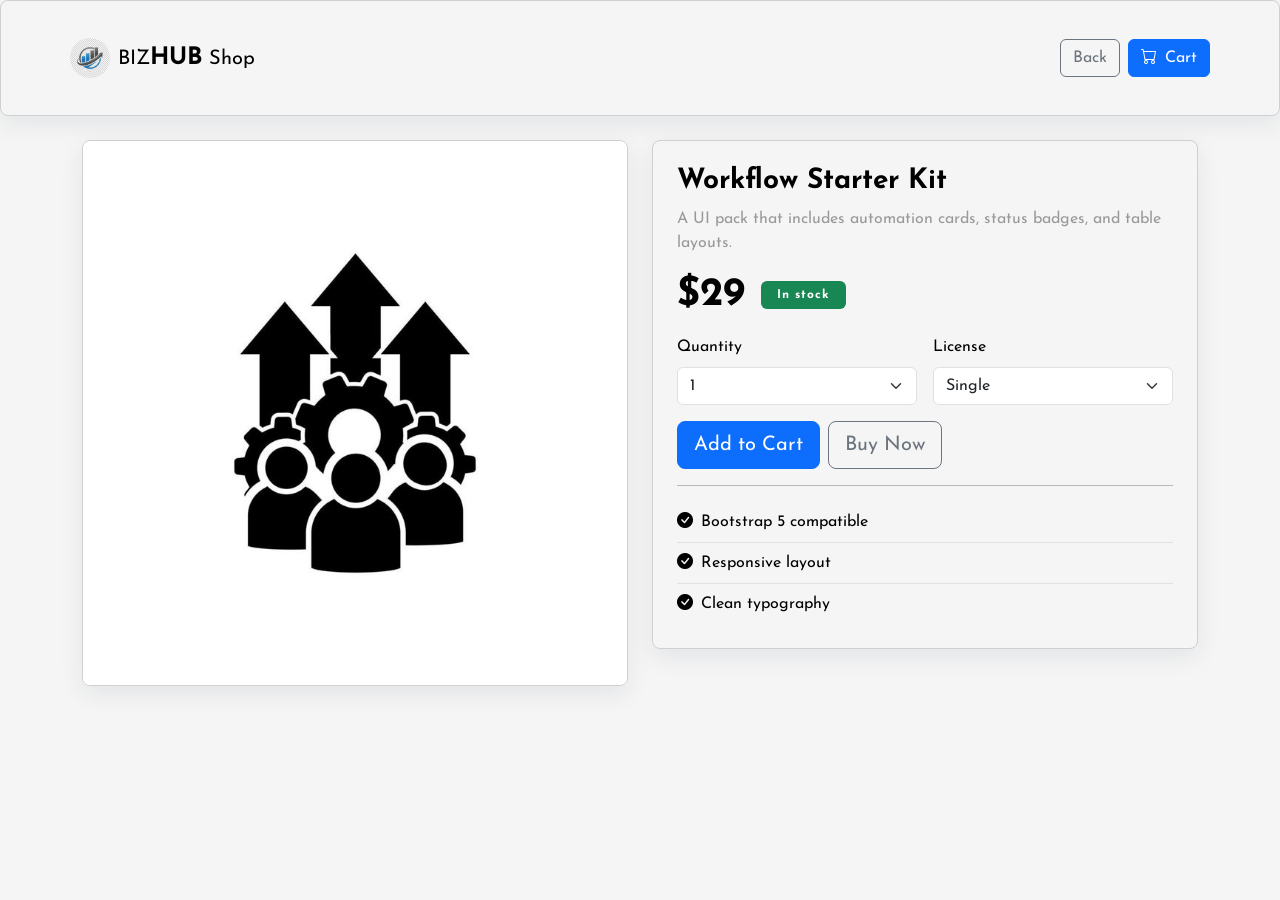
<file: product.html>
<!DOCTYPE html>
<html lang="en">

<head>
    <meta charset="UTF-8">
    <meta name="viewport" content="width=device-width, initial-scale=1.0">
    <title>Product Details | BIZHUB</title>
    <link href="https://cdn.jsdelivr.net/npm/bootstrap@5.3.8/dist/css/bootstrap.min.css" rel="stylesheet"
        integrity="sha384-sRIl4kxILFvY47J16cr9ZwB07vP4J8+LH7qKQnuqkuIAvNWLzeN8tE5YBujZqJLB" crossorigin="anonymous">
    <link rel="stylesheet" href="https://cdn.jsdelivr.net/npm/bootstrap-icons@1.11.3/font/bootstrap-icons.min.css">
    <link rel="stylesheet" href="style.css">
</head>

<body class="bg-surface">
    <header class="section-panel position-sticky top-0" style="z-index: 1030;">
        <nav class="container navbar navbar-expand-lg navbar-light py-2">
            <a href="ecommerce.html" class="navbar-brand d-flex align-items-center gap-2">
                <img src="image/logo.png" alt="Logo" class="logo rounded-circle" width="40" height="40">
                <span>BIZ<span class="logo-title">HUB</span> Shop</span>
            </a>
            <div class="ms-auto d-flex gap-2">
                <a class="btn btn-outline-secondary" href="ecommerce.html">Back</a>
                <a class="btn btn-primary" href="cart.html"><i class="bi bi-cart me-2"></i>Cart</a>
            </div>
        </nav>
    </header>

    <main class="container my-4">
        <div class="row g-4">
            <div class="col-12 col-lg-6">
                <img src="image/f4.jpg" class="img-fluid" alt="Product image">
            </div>
            <div class="col-12 col-lg-6">
                <div class="section-panel">
                    <h1 class="h3 fw-bold mb-2">Workflow Starter Kit</h1>
                    <p class="text-muted">A UI pack that includes automation cards, status badges, and table layouts.</p>
                    <div class="d-flex align-items-center gap-3 mb-3">
                        <span class="display-6 fw-bold text-primary mb-0">$29</span>
                        <span class="badge bg-success">In stock</span>
                    </div>
                    <div class="row g-3 mb-3">
                        <div class="col-6">
                            <label class="form-label" for="qty">Quantity</label>
                            <select id="qty" class="form-select">
                                <option>1</option>
                                <option>2</option>
                                <option>3</option>
                            </select>
                        </div>
                        <div class="col-6">
                            <label class="form-label" for="license">License</label>
                            <select id="license" class="form-select">
                                <option>Single</option>
                                <option>Team</option>
                                <option>Enterprise</option>
                            </select>
                        </div>
                    </div>
                    <div class="d-grid d-sm-flex gap-2">
                        <a class="btn btn-primary btn-lg" href="cart.html">Add to Cart</a>
                        <a class="btn btn-outline-secondary btn-lg" href="checkout.html">Buy Now</a>
                    </div>
                    <hr>
                    <ul class="list-unstyled mb-0">
                        <li class="py-2 border-bottom"><i class="bi bi-check-circle-fill text-primary me-2"></i>Bootstrap 5
                            compatible</li>
                        <li class="py-2 border-bottom"><i class="bi bi-check-circle-fill text-primary me-2"></i>Responsive
                            layout</li>
                        <li class="py-2"><i class="bi bi-check-circle-fill text-primary me-2"></i>Clean typography</li>
                    </ul>
                </div>
            </div>
        </div>
    </main>

    <script src="https://cdn.jsdelivr.net/npm/bootstrap@5.3.8/dist/js/bootstrap.bundle.min.js"
        integrity="sha384-FKyoEForCGlyvwx9Hj09JcYn3nv7wiPVlz7YYwJrWVcXK/BmnVDxM+D2scQbITxI"
        crossorigin="anonymous"></script>
</body>

</html>
</file>
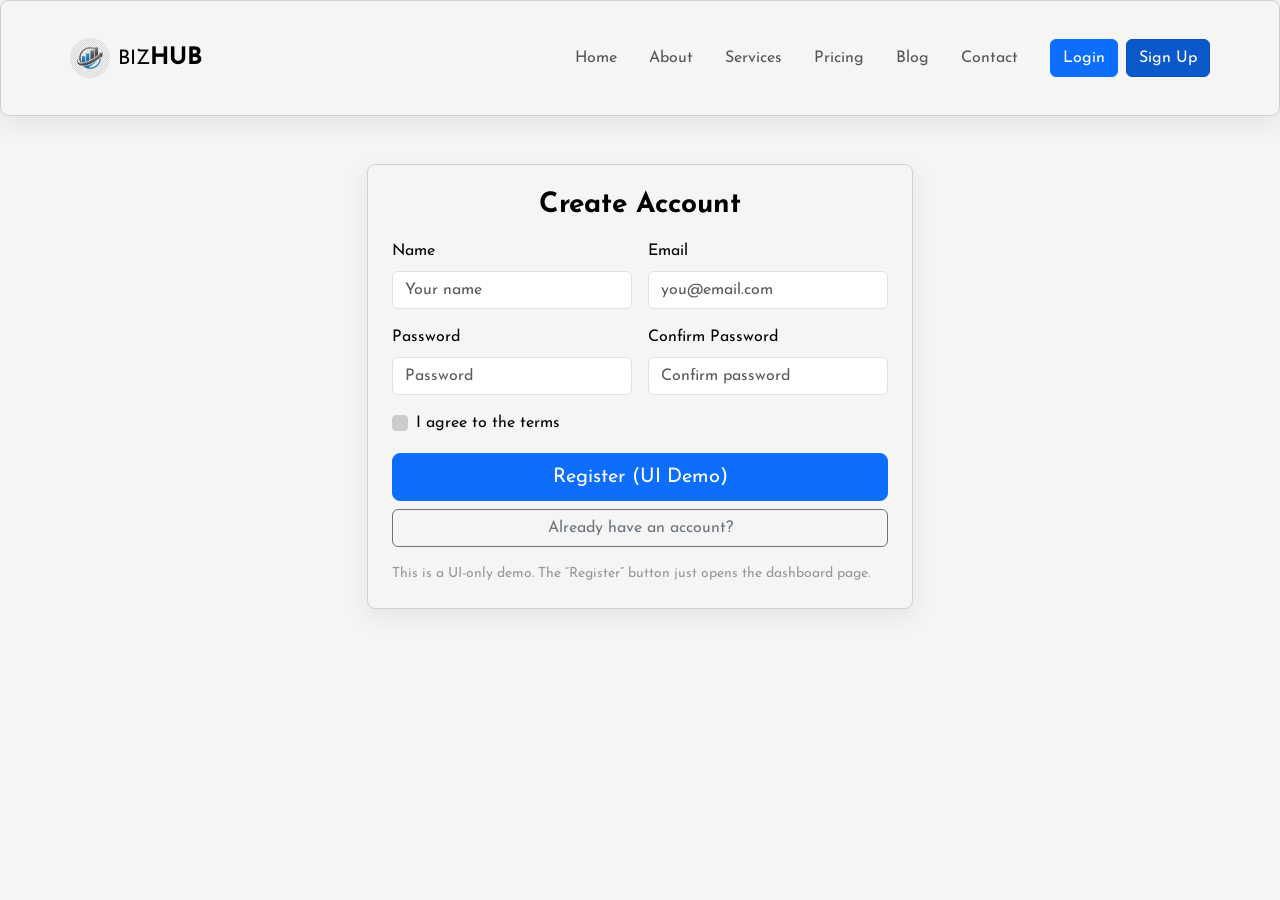
<file: register.html>
<!DOCTYPE html>
<html lang="en">

<head>
    <meta charset="UTF-8">
    <meta name="viewport" content="width=device-width, initial-scale=1.0">
    <title>Register | BIZHUB</title>
    <link href="https://cdn.jsdelivr.net/npm/bootstrap@5.3.8/dist/css/bootstrap.min.css" rel="stylesheet"
        integrity="sha384-sRIl4kxILFvY47J16cr9ZwB07vP4J8+LH7qKQnuqkuIAvNWLzeN8tE5YBujZqJLB" crossorigin="anonymous">
    <link rel="stylesheet" href="https://cdn.jsdelivr.net/npm/bootstrap-icons@1.11.3/font/bootstrap-icons.min.css">
    <link rel="stylesheet" href="style.css">
</head>

<body class="bg-surface">
    <header class="section-panel position-sticky top-0" style="z-index: 1030;">
        <nav class="container navbar navbar-expand-lg navbar-light py-2">
            <a href="index.html#home" class="navbar-brand d-flex align-items-center gap-2">
                <img src="image/logo.png" alt="Logo" class="logo rounded-circle" width="40" height="40">
                <span>BIZ<span class="logo-title">HUB</span></span>
            </a>
            <button class="navbar-toggler" type="button" data-bs-toggle="collapse" data-bs-target="#navbarNav"
                aria-controls="navbarNav" aria-expanded="false" aria-label="Toggle navigation">
                <span class="navbar-toggler-icon"></span>
            </button>
            <div class="collapse navbar-collapse" id="navbarNav">
                <ul class="navbar-nav ms-lg-auto align-items-lg-center">
                    <li class="nav-item"><a href="index.html#home" class="nav-link px-lg-3">Home</a></li>
                    <li class="nav-item"><a href="about.html" class="nav-link px-lg-3">About</a></li>
                    <li class="nav-item"><a href="services.html" class="nav-link px-lg-3">Services</a></li>
                    <li class="nav-item"><a href="pricing.html" class="nav-link px-lg-3">Pricing</a></li>
                    <li class="nav-item"><a href="blog.html" class="nav-link px-lg-3">Blog</a></li>
                    <li class="nav-item"><a href="contact.html" class="nav-link px-lg-3">Contact</a></li>
                </ul>
                <div class="d-flex flex-column flex-sm-row gap-2 ms-lg-3 mt-3 mt-lg-0">
                    <a class="btn btn-primary" href="login.html">Login</a>
                    <a class="btn btn-primary active" href="register.html">Sign Up</a>
                </div>
            </div>
        </nav>
    </header>

    <main class="container my-5">
        <div class="row justify-content-center">
            <div class="col-12 col-md-10 col-lg-6">
                <div class="section-panel">
                    <h1 class="h3 fw-bold mb-3 text-center">Create Account</h1>
                    <form>
                        <div class="row g-3">
                            <div class="col-12 col-md-6">
                                <label for="name" class="form-label">Name</label>
                                <input id="name" type="text" class="form-control" placeholder="Your name" required>
                            </div>
                            <div class="col-12 col-md-6">
                                <label for="email" class="form-label">Email</label>
                                <input id="email" type="email" class="form-control" placeholder="you@email.com" required>
                            </div>
                            <div class="col-12 col-md-6">
                                <label for="password" class="form-label">Password</label>
                                <input id="password" type="password" class="form-control" placeholder="Password" required>
                            </div>
                            <div class="col-12 col-md-6">
                                <label for="confirm" class="form-label">Confirm Password</label>
                                <input id="confirm" type="password" class="form-control" placeholder="Confirm password"
                                    required>
                            </div>
                            <div class="col-12">
                                <div class="form-check">
                                    <input class="form-check-input" type="checkbox" id="terms" required>
                                    <label class="form-check-label" for="terms">I agree to the terms</label>
                                </div>
                            </div>
                            <div class="col-12 d-grid gap-2">
                                <a class="btn btn-primary btn-lg" href="dashboard.html">Register (UI Demo)</a>
                                <a class="btn btn-outline-secondary" href="login.html">Already have an account?</a>
                            </div>
                        </div>
                        <p class="text-muted small mt-3 mb-0">
                            This is a UI-only demo. The “Register” button just opens the dashboard page.
                        </p>
                    </form>
                </div>
            </div>
        </div>
    </main>

    <script src="https://cdn.jsdelivr.net/npm/bootstrap@5.3.8/dist/js/bootstrap.bundle.min.js"
        integrity="sha384-FKyoEForCGlyvwx9Hj09JcYn3nv7wiPVlz7YYwJrWVcXK/BmnVDxM+D2scQbITxI"
        crossorigin="anonymous"></script>
</body>

</html>
</file>
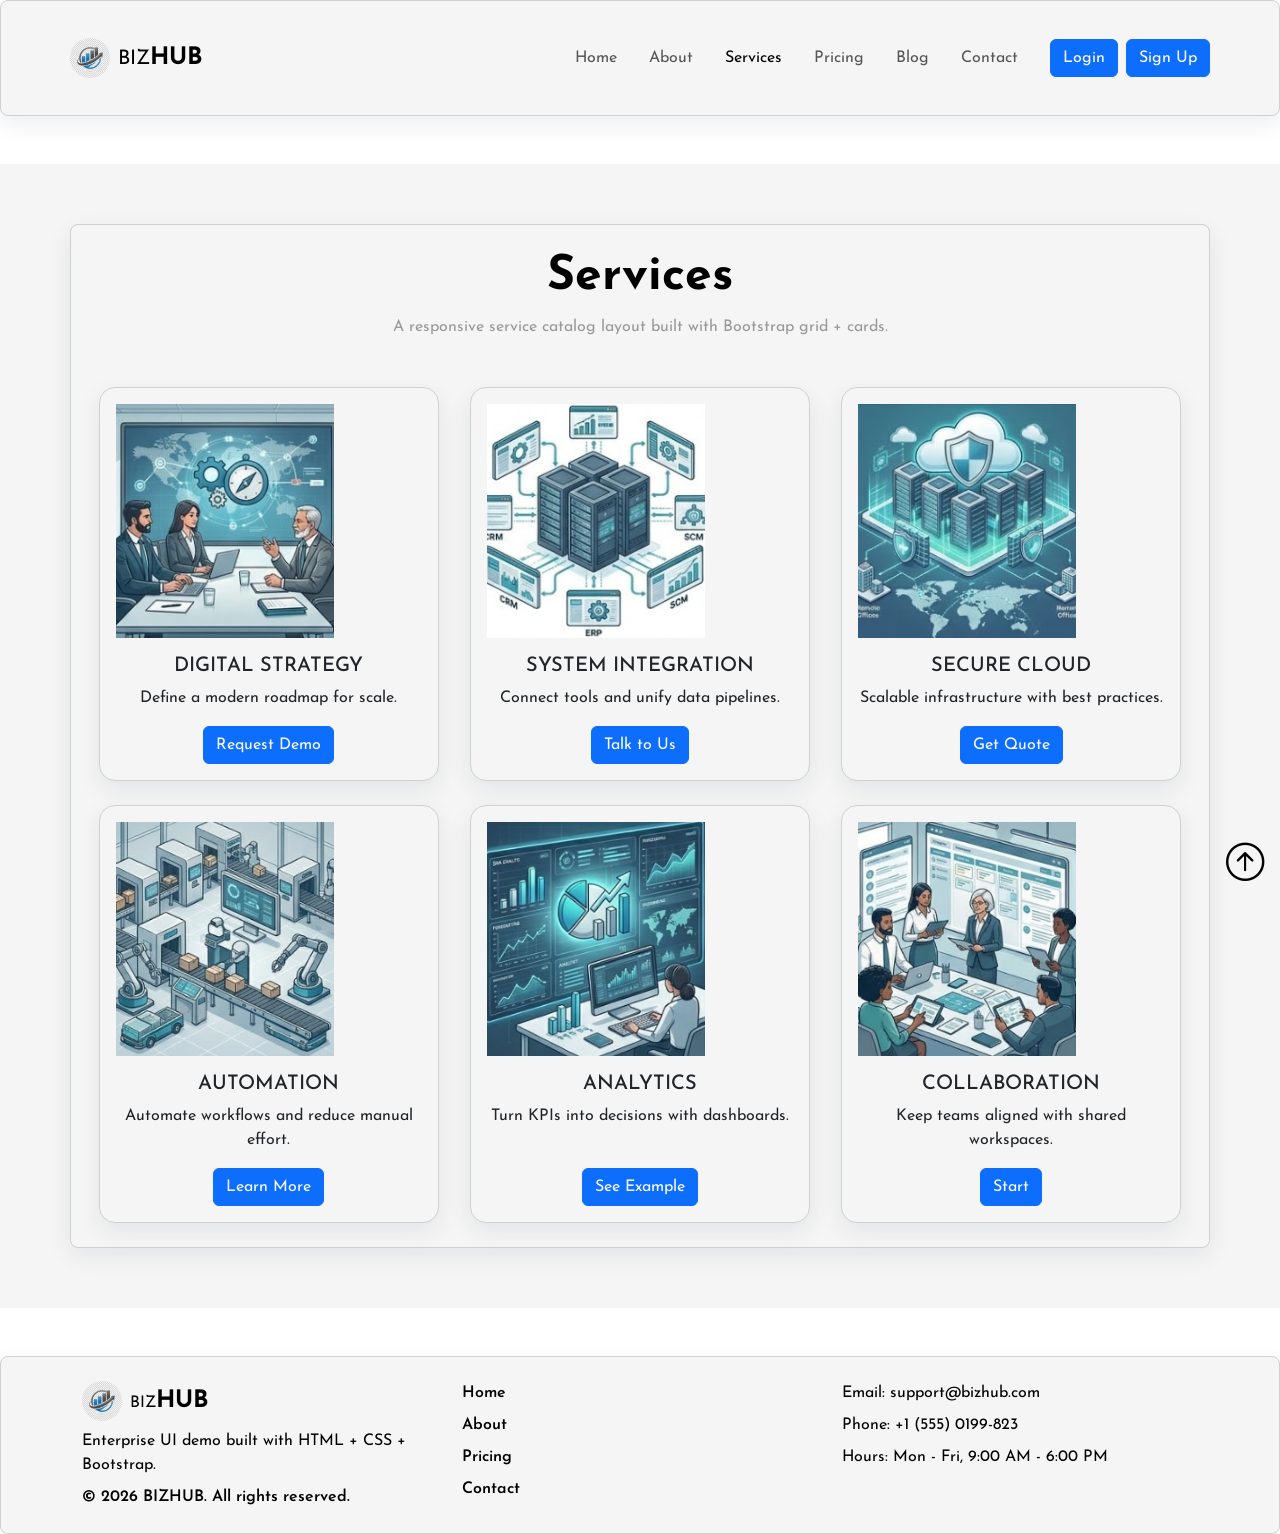
<file: services.html>
<!DOCTYPE html>
<html lang="en">

<head>
    <meta charset="UTF-8">
    <meta name="viewport" content="width=device-width, initial-scale=1.0">
    <title>Services | BIZHUB</title>
    <link href="https://cdn.jsdelivr.net/npm/bootstrap@5.3.8/dist/css/bootstrap.min.css" rel="stylesheet"
        integrity="sha384-sRIl4kxILFvY47J16cr9ZwB07vP4J8+LH7qKQnuqkuIAvNWLzeN8tE5YBujZqJLB" crossorigin="anonymous">
    <link rel="stylesheet" href="https://cdn.jsdelivr.net/npm/bootstrap-icons@1.11.3/font/bootstrap-icons.min.css">
    <link rel="stylesheet" href="style.css">
</head>

<body>
    <header class="section-panel position-sticky top-0" style="z-index: 1030;">
        <nav class="container navbar navbar-expand-lg navbar-light py-2">
            <a href="index.html#home" class="navbar-brand d-flex align-items-center gap-2">
                <img src="image/logo.png" alt="Logo" class="logo rounded-circle" width="40" height="40">
                <span>BIZ<span class="logo-title">HUB</span></span>
            </a>
            <button class="navbar-toggler" type="button" data-bs-toggle="collapse" data-bs-target="#navbarNav"
                aria-controls="navbarNav" aria-expanded="false" aria-label="Toggle navigation">
                <span class="navbar-toggler-icon"></span>
            </button>
            <div class="collapse navbar-collapse" id="navbarNav">
                <ul class="navbar-nav ms-lg-auto align-items-lg-center">
                    <li class="nav-item"><a href="index.html#home" class="nav-link px-lg-3">Home</a></li>
                    <li class="nav-item"><a href="about.html" class="nav-link px-lg-3">About</a></li>
                    <li class="nav-item"><a href="services.html" class="nav-link px-lg-3 active">Services</a></li>
                    <li class="nav-item"><a href="pricing.html" class="nav-link px-lg-3">Pricing</a></li>
                    <li class="nav-item"><a href="blog.html" class="nav-link px-lg-3">Blog</a></li>
                    <li class="nav-item"><a href="contact.html" class="nav-link px-lg-3">Contact</a></li>
                </ul>
                <div class="d-flex flex-column flex-sm-row gap-2 ms-lg-3 mt-3 mt-lg-0">
                    <a class="btn btn-primary" href="login.html">Login</a>
                    <a class="btn btn-primary" href="register.html">Sign Up</a>
                </div>
            </div>
        </nav>
    </header>

    <main class="service my-5" id="top">
        <div class="container section-panel">
            <div class="text-center mb-5">
                <h1 class="display-5 fw-bold mb-2">Services</h1>
                <p class="text-muted mb-0">A responsive service catalog layout built with Bootstrap grid + cards.</p>
            </div>

            <div class="row g-4 justify-content-center">
                <div class="col-12 col-sm-6 col-lg-4">
                    <div class="card h-100 text-center service-card">
                        <img src="image/s1.png" alt="Digital Strategy" class="card-img-top pt-3 px-3">
                        <div class="card-body d-flex flex-column align-items-center">
                            <h5 class="card-title">DIGITAL STRATEGY</h5>
                            <p class="card-text">Define a modern roadmap for scale.</p>
                            <a href="contact.html" class="btn btn-primary mt-auto">Request Demo</a>
                        </div>
                    </div>
                </div>
                <div class="col-12 col-sm-6 col-lg-4">
                    <div class="card h-100 text-center service-card">
                        <img src="image/s2.png" alt="Systems Integration" class="card-img-top pt-3 px-3">
                        <div class="card-body d-flex flex-column align-items-center">
                            <h5 class="card-title">SYSTEM INTEGRATION</h5>
                            <p class="card-text">Connect tools and unify data pipelines.</p>
                            <a href="contact.html" class="btn btn-primary mt-auto">Talk to Us</a>
                        </div>
                    </div>
                </div>
                <div class="col-12 col-sm-6 col-lg-4">
                    <div class="card h-100 text-center service-card">
                        <img src="image/s3.png" alt="Cloud Security" class="card-img-top pt-3 px-3">
                        <div class="card-body d-flex flex-column align-items-center">
                            <h5 class="card-title">SECURE CLOUD</h5>
                            <p class="card-text">Scalable infrastructure with best practices.</p>
                            <a href="contact.html" class="btn btn-primary mt-auto">Get Quote</a>
                        </div>
                    </div>
                </div>
                <div class="col-12 col-sm-6 col-lg-4">
                    <div class="card h-100 text-center service-card">
                        <img src="image/s4.png" alt="Automation" class="card-img-top pt-3 px-3">
                        <div class="card-body d-flex flex-column align-items-center">
                            <h5 class="card-title">AUTOMATION</h5>
                            <p class="card-text">Automate workflows and reduce manual effort.</p>
                            <a href="contact.html" class="btn btn-primary mt-auto">Learn More</a>
                        </div>
                    </div>
                </div>
                <div class="col-12 col-sm-6 col-lg-4">
                    <div class="card h-100 text-center service-card">
                        <img src="image/s5.png" alt="Analytics" class="card-img-top pt-3 px-3">
                        <div class="card-body d-flex flex-column align-items-center">
                            <h5 class="card-title">ANALYTICS</h5>
                            <p class="card-text">Turn KPIs into decisions with dashboards.</p>
                            <a href="contact.html" class="btn btn-primary mt-auto">See Example</a>
                        </div>
                    </div>
                </div>
                <div class="col-12 col-sm-6 col-lg-4">
                    <div class="card h-100 text-center service-card">
                        <img src="image/s6.png" alt="Collaboration" class="card-img-top pt-3 px-3">
                        <div class="card-body d-flex flex-column align-items-center">
                            <h5 class="card-title">COLLABORATION</h5>
                            <p class="card-text">Keep teams aligned with shared workspaces.</p>
                            <a href="contact.html" class="btn btn-primary mt-auto">Start</a>
                        </div>
                    </div>
                </div>
            </div>
        </div>
    </main>

    <footer class="footer section-panel">
        <div class="container">
            <div class="row g-4">
                <div class="col-12 col-md-6 col-lg-4 d-flex flex-column gap-2">
                    <div class="d-flex align-items-center gap-2">
                        <img src="image/logo.png" alt="Logo" class="logo rounded-circle" width="40" height="40">
                        <span>BIZ<span class="logo-title">HUB</span></span>
                    </div>
                    <p class="mb-0">Enterprise UI demo built with HTML + CSS + Bootstrap.</p>
                    <p class="fw-semibold mb-0">© 2026 BIZHUB. All rights reserved.</p>
                </div>
                <div class="col-12 col-md-6 col-lg-4">
                    <ul class="list-unstyled d-flex flex-column gap-2 fw-semibold mb-0">
                        <li><a href="index.html#home" class="nav-link px-0">Home</a></li>
                        <li><a href="about.html" class="nav-link px-0">About</a></li>
                        <li><a href="pricing.html" class="nav-link px-0">Pricing</a></li>
                        <li><a href="contact.html" class="nav-link px-0">Contact</a></li>
                    </ul>
                </div>
                <div class="col-12 col-md-6 col-lg-4">
                    <ul class="list-unstyled d-flex flex-column gap-2 mb-0">
                        <li>Email: support@bizhub.com</li>
                        <li>Phone: +1 (555) 0199-823</li>
                        <li>Hours: Mon - Fri, 9:00 AM - 6:00 PM</li>
                    </ul>
                </div>
            </div>
        </div>
        <a href="#top" class="back-to-top" aria-label="Back to top">
            <i class="bi bi-arrow-up-circle"></i>
        </a>
    </footer>

    <script src="https://cdn.jsdelivr.net/npm/bootstrap@5.3.8/dist/js/bootstrap.bundle.min.js"
        integrity="sha384-FKyoEForCGlyvwx9Hj09JcYn3nv7wiPVlz7YYwJrWVcXK/BmnVDxM+D2scQbITxI"
        crossorigin="anonymous"></script>
</body>

</html>
</file>
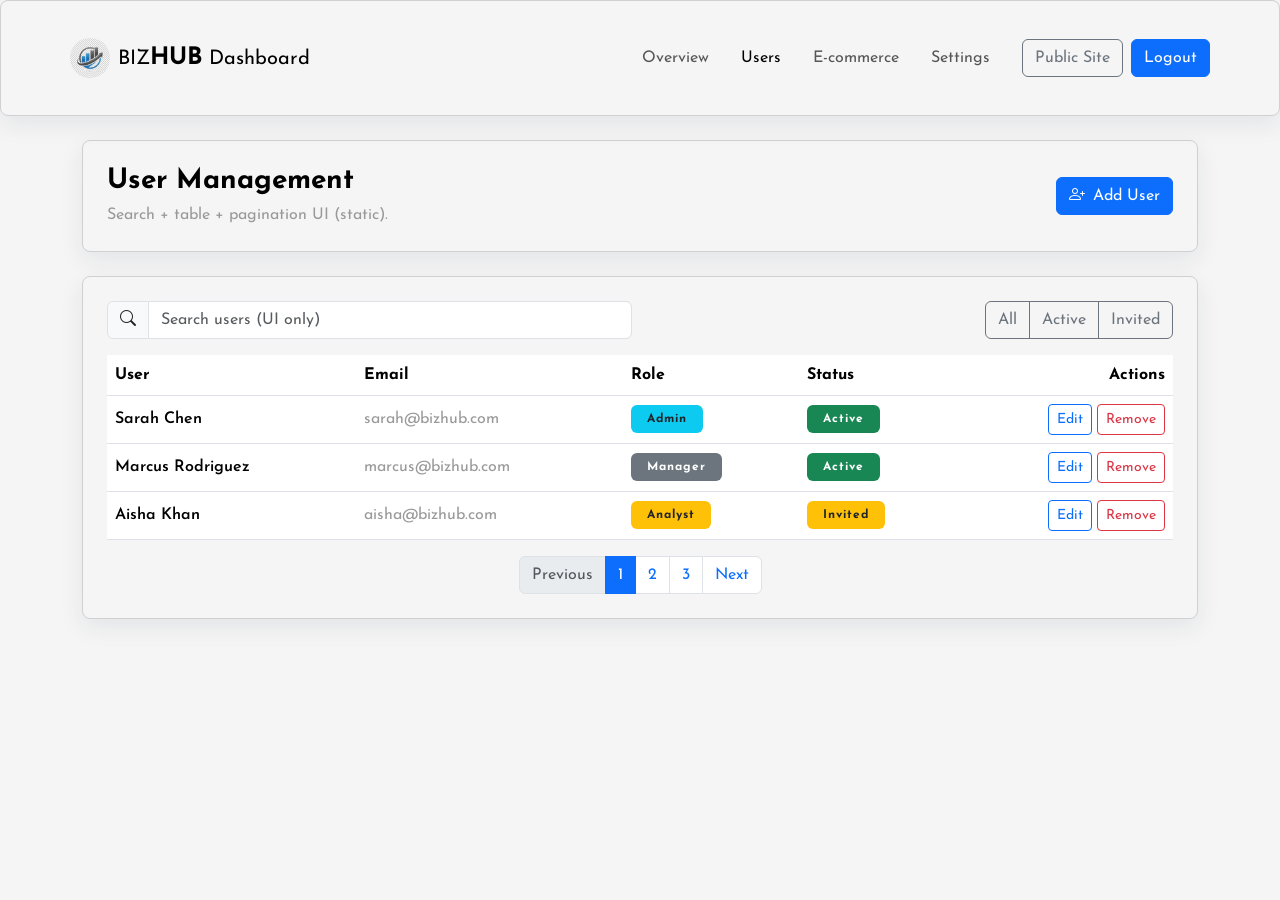
<file: users.html>
<!DOCTYPE html>
<html lang="en">

<head>
    <meta charset="UTF-8">
    <meta name="viewport" content="width=device-width, initial-scale=1.0">
    <title>Users | BIZHUB Dashboard</title>
    <link href="https://cdn.jsdelivr.net/npm/bootstrap@5.3.8/dist/css/bootstrap.min.css" rel="stylesheet"
        integrity="sha384-sRIl4kxILFvY47J16cr9ZwB07vP4J8+LH7qKQnuqkuIAvNWLzeN8tE5YBujZqJLB" crossorigin="anonymous">
    <link rel="stylesheet" href="https://cdn.jsdelivr.net/npm/bootstrap-icons@1.11.3/font/bootstrap-icons.min.css">
    <link rel="stylesheet" href="style.css">
</head>

<body class="bg-surface">
    <header class="section-panel position-sticky top-0" style="z-index: 1030;">
        <nav class="container navbar navbar-expand-lg navbar-light py-2">
            <a href="dashboard.html" class="navbar-brand d-flex align-items-center gap-2">
                <img src="image/logo.png" alt="Logo" class="logo rounded-circle" width="40" height="40">
                <span>BIZ<span class="logo-title">HUB</span> Dashboard</span>
            </a>
            <button class="navbar-toggler" type="button" data-bs-toggle="collapse" data-bs-target="#dashNav"
                aria-controls="dashNav" aria-expanded="false" aria-label="Toggle navigation">
                <span class="navbar-toggler-icon"></span>
            </button>
            <div class="collapse navbar-collapse" id="dashNav">
                <ul class="navbar-nav ms-lg-auto align-items-lg-center">
                    <li class="nav-item"><a href="dashboard.html" class="nav-link px-lg-3">Overview</a></li>
                    <li class="nav-item"><a href="users.html" class="nav-link px-lg-3 active">Users</a></li>
                    <li class="nav-item"><a href="ecommerce.html" class="nav-link px-lg-3">E-commerce</a></li>
                    <li class="nav-item"><a href="settings.html" class="nav-link px-lg-3">Settings</a></li>
                </ul>
                <div class="d-flex flex-column flex-sm-row gap-2 ms-lg-3 mt-3 mt-lg-0">
                    <a class="btn btn-outline-secondary" href="index.html">Public Site</a>
                    <a class="btn btn-primary" href="login.html">Logout</a>
                </div>
            </div>
        </nav>
    </header>

    <main class="container my-4">
        <div class="section-panel mb-4">
            <div class="d-flex flex-column flex-md-row justify-content-between align-items-md-center gap-2">
                <div>
                    <h1 class="h3 fw-bold mb-1">User Management</h1>
                    <p class="text-muted mb-0">Search + table + pagination UI (static).</p>
                </div>
                <button class="btn btn-primary"><i class="bi bi-person-plus me-2"></i>Add User</button>
            </div>
        </div>

        <div class="section-panel">
            <div class="row g-3 align-items-center mb-3">
                <div class="col-12 col-md-6">
                    <div class="input-group">
                        <span class="input-group-text"><i class="bi bi-search"></i></span>
                        <input class="form-control" type="text" placeholder="Search users (UI only)">
                    </div>
                </div>
                <div class="col-12 col-md-6 text-md-end">
                    <div class="btn-group">
                        <button class="btn btn-outline-secondary">All</button>
                        <button class="btn btn-outline-secondary">Active</button>
                        <button class="btn btn-outline-secondary">Invited</button>
                    </div>
                </div>
            </div>

            <div class="table-responsive">
                <table class="table align-middle">
                    <thead>
                        <tr>
                            <th>User</th>
                            <th>Email</th>
                            <th>Role</th>
                            <th>Status</th>
                            <th class="text-end">Actions</th>
                        </tr>
                    </thead>
                    <tbody>
                        <tr>
                            <td class="fw-semibold">Sarah Chen</td>
                            <td class="text-muted">sarah@bizhub.com</td>
                            <td><span class="badge bg-info text-dark">Admin</span></td>
                            <td><span class="badge bg-success">Active</span></td>
                            <td class="text-end">
                                <button class="btn btn-sm btn-outline-primary">Edit</button>
                                <button class="btn btn-sm btn-outline-danger">Remove</button>
                            </td>
                        </tr>
                        <tr>
                            <td class="fw-semibold">Marcus Rodriguez</td>
                            <td class="text-muted">marcus@bizhub.com</td>
                            <td><span class="badge bg-secondary">Manager</span></td>
                            <td><span class="badge bg-success">Active</span></td>
                            <td class="text-end">
                                <button class="btn btn-sm btn-outline-primary">Edit</button>
                                <button class="btn btn-sm btn-outline-danger">Remove</button>
                            </td>
                        </tr>
                        <tr>
                            <td class="fw-semibold">Aisha Khan</td>
                            <td class="text-muted">aisha@bizhub.com</td>
                            <td><span class="badge bg-warning text-dark">Analyst</span></td>
                            <td><span class="badge bg-warning text-dark">Invited</span></td>
                            <td class="text-end">
                                <button class="btn btn-sm btn-outline-primary">Edit</button>
                                <button class="btn btn-sm btn-outline-danger">Remove</button>
                            </td>
                        </tr>
                    </tbody>
                </table>
            </div>

            <nav aria-label="User pagination">
                <ul class="pagination justify-content-center mb-0">
                    <li class="page-item disabled"><a class="page-link" href="#">Previous</a></li>
                    <li class="page-item active"><a class="page-link" href="#">1</a></li>
                    <li class="page-item"><a class="page-link" href="#">2</a></li>
                    <li class="page-item"><a class="page-link" href="#">3</a></li>
                    <li class="page-item"><a class="page-link" href="#">Next</a></li>
                </ul>
            </nav>
        </div>
    </main>

    <script src="https://cdn.jsdelivr.net/npm/bootstrap@5.3.8/dist/js/bootstrap.bundle.min.js"
        integrity="sha384-FKyoEForCGlyvwx9Hj09JcYn3nv7wiPVlz7YYwJrWVcXK/BmnVDxM+D2scQbITxI"
        crossorigin="anonymous"></script>
</body>

</html>
</file>
<file: style.css>
@import url('https://fonts.googleapis.com/css2?family=Josefin+Sans:ital,wght@0,100..700;1,100..700&display=swap');

:root {
    --bg-color: #ffffff;
    --surface-color: #f5f5f5;
    --primary-color: #000000;
    --primary-hover: #333333;
    --secondary-color: #666666;
    --text-color: #000000;
    --muted-color: #999999;
    --border-color: #d0d0d0;
    --border-radius: 1rem;
    --border-radius-sm: 0.5rem;
    --shadow-soft: 0 8px 24px rgba(18, 38, 63, 0.08);
    --shadow-strong: 0 14px 40px rgba(18, 38, 63, 0.12);
    --transition-fast: 180ms ease;
    --transition-smooth: 280ms ease;
}

* {
    margin: 0;
    padding: 0;
    box-sizing: border-box;
    font-family: 'Josefin Sans', sans-serif;
}

html,
body {
    min-height: 100%;
}

body {
    font-size: 1rem;
    line-height: 1.5;
    color: var(--text-color);
    background-color: var(--bg-color);
    overflow-x: hidden;
}

/* Common reusable utilities */
.bg-surface {
    background-color: var(--surface-color) !important;
}
.bg-primary {
    background-color: var(--primary-color) !important;
    color: #ffffff !important;
}
.text-primary {
    color: var(--primary-color) !important;
}
.text-secondary {
    color: var(--secondary-color) !important;
}
.text-muted {
    color: var(--muted-color) !important;
}
.border-soft {
    border: 1px solid var(--border-color) !important;
}
.radius {
    border-radius: var(--border-radius) !important;
}
.radius-sm {
    border-radius: var(--border-radius-sm) !important;
}
.shadow-soft {
    box-shadow: var(--shadow-soft) !important;
}
.shadow-strong {
    box-shadow: var(--shadow-strong) !important;
}
.transition-smooth,
button,
a,
.btn,
.card {
    transition: all var(--transition-smooth) !important;
}

.card {
    background-color: var(--surface-color);
    border: 1px solid var(--border-color);
    border-radius: var(--border-radius);
    box-shadow: var(--shadow-soft);
}

.btn-primary-custom {
    background-color: var(--primary-color);
    border-color: var(--primary-color);
    color: #ffffff;
}

.btn:hover{
    background-color: var(--primary-hover);
    border-color: var(--primary-hover);
	transform: translateY(-7px);
	box-shadow: var(--shadow-strong);
}

/* Helper spacing */
.p-2 {
    padding: 0.75rem !important;
}
.m-2 {
    margin: 0.75rem !important;
}

/* Example utility for card sections */
.section-panel {
    background-color: var(--surface-color);
    border: 1px solid var(--border-color);
    border-radius: var(--border-radius-sm);
    box-shadow: var(--shadow-soft);
    padding: 1.5rem;
}
.logo-title{
	font-size: 1.5rem;
	font-weight: 700;
	color: var(--primary-color);
}
.hero {
	background: linear-gradient(135deg, rgba(0, 0, 0, 0.8) 0%, rgba(0, 0, 0, 0.6) 50%, rgba(51, 51, 51, 0.8) 100%), url(image/hero-section-bg.jpg);
	background-size: cover;
	background-position: center;
	background-attachment: fixed;
	background-repeat: no-repeat;
	border-radius: var(--border-radius-sm);
	box-shadow: var(--shadow-strong);
}
.image{
	width:100%;
	max-width: 400px;
	aspect-ratio: 1/1;
}
.img-fluid {
	width: 100%;
	border: 1px solid var(--border-color);
	border-radius:var(--border-radius-sm);
	box-shadow:var(--shadow-soft);
}
.modal-content {
	border: none;
	border-radius: var(--border-radius);
	box-shadow: var(--shadow-soft);
	background-color:var(--primary-hover);
	color:var(--bg-color);
}
.modal-header {
    border-bottom: none;
}
.modal-footer {
	border-top: none;
}
.navbar-nav a{
	position: relative;
}
.navbar-nav a::after{
	content: '';
	position: absolute;
	left: 0;
	width:0;
	bottom: -1px;
	height: 2px;
	background-color: var(--primary-color);
	transform: scaleX(0);
	transition: transform var(--transition-smooth);
}
.navbar-nav a:hover::after{
	width: 100%;
	transform: scaleX(1);
}
.FEATURES img,
.service img{
	width: 100%;
	max-width: 250px;
	aspect-ratio: 1/1;
	object-fit: cover;
}

.feature-card,
.service-card{
	width: 100%;
	max-width: 340px;
	margin: 0 auto;
}
.testimonial-card{
	width: 100%;
	max-width: 420px;
	margin: 0 auto;
}
.card:hover{
	transform: translateY(-7px);
	box-shadow: var(--shadow-strong);
    border: 2px solid var(--primary-color);


}

/* Pricing Section Styling */
.pricing, .service, .FEATURES, .testimonial
{
	background-color: var(--surface-color);
    margin: 40px 0;
	padding: 60px 0;
}

.pricing-card {
	transition: all var(--transition-smooth) !important;
	background-color: #ffffff;
	border: 1px solid var(--border-color);
	border-top: 4px solid #0dcaf0;
}

.pricing-card:hover {
	transform: translateY(-12px) !important;
	box-shadow: var(--shadow-strong) !important;
}

.pricing-card-featured {
	background: linear-gradient(135deg, #f0f8ff 0%, #ffffff 100%);
	border: 2px solid #0dcaf0;
	box-shadow: 0 20px 40px rgba(13, 202, 240, 0.2);
	border-top: 4px solid #0dcaf0;
}

.pricing-card-featured:hover {
	transform: scale(1.05) translateY(-12px) !important;
	box-shadow: 0 25px 50px rgba(13, 202, 240, 0.3) !important;
}

.pricing-icon {
	display: flex;
	align-items: center;
	justify-content: center;
	width: 80px;
	height: 80px;
	background: linear-gradient(135deg, rgba(13, 202, 240, 0.1) 0%, rgba(13, 202, 240, 0.05) 100%);
	border-radius: 50%;
	margin: 0 auto;
}

.pricing-card .list-unstyled li {
	font-size: 0.95rem;
	color: #555;
	transition: all var(--transition-fast);
}

.pricing-card .list-unstyled li:hover {
	color: var(--primary-color);
	padding-left: 5px;
}

/* Toggle Switch */
.form-check-input {
	cursor: pointer;
	border-color: #ccc;
	background-color: #ccc;
}

.form-check-input:checked {
	background-color: #0dcaf0;
	border-color: #0dcaf0;
}

.form-check-input:focus {
	border-color: #0dcaf0;
	box-shadow: 0 0 0 0.25rem rgba(13, 202, 240, 0.25);
}

/* Badge styling */
.badge {
	font-size: 0.75rem;
	padding: 0.5rem 1rem;
	font-weight: 700;
	letter-spacing: 1px;
}

/* Toast styling */
.toast {
	background-color: #f0f9ff;
	border: 2px solid #0dcaf0;
	border-radius: var(--border-radius-sm);
	box-shadow: var(--shadow-strong);
}

.toast-header {
	background-color: #e7f5ff;
	border-bottom: 1px solid #0dcaf0;
	border-radius: var(--border-radius-sm) var(--border-radius-sm) 0 0;
}

.toast-body {
	color: var(--primary-color);
	font-weight: 500;
}

/* Button styling for pricing */
.btn-outline-primary, .btn-outline-warning {
	transition: all var(--transition-smooth) !important;
}

.btn-outline-primary:hover, .btn-outline-warning:hover {
	transform: translateY(-3px);
	box-shadow: 0 10px 20px rgba(0, 0, 0, 0.1);
}

.btn-info {
	background-color: #0dcaf0 !important;
	border-color: #0dcaf0 !important;
}

.btn-info:hover {
	background-color: #0eb5db !important;
	border-color: #0eb5db !important;
	transform: translateY(-3px);
	box-shadow: 0 10px 20px rgba(13, 202, 240, 0.3) !important;
}

/* Responsive */
@media (max-width: 768px) {
	.hero {
		background-attachment: scroll;
	}

	.pricing-card-featured {
		transform: scale(1) !important;
	}

	.pricing-card-featured:hover {
		transform: translateY(-12px) !important;
	}

	.pricing {
		padding: 40px 0;
	}
}
.footer .bi::before{
    font-size: 2.4rem;
    font-weight: 700;
    color: var(--primary-color);
}

.back-to-top{
	position: fixed;
	right: 1rem;
	bottom: 1rem;
	z-index: 1030;
}
</file>
